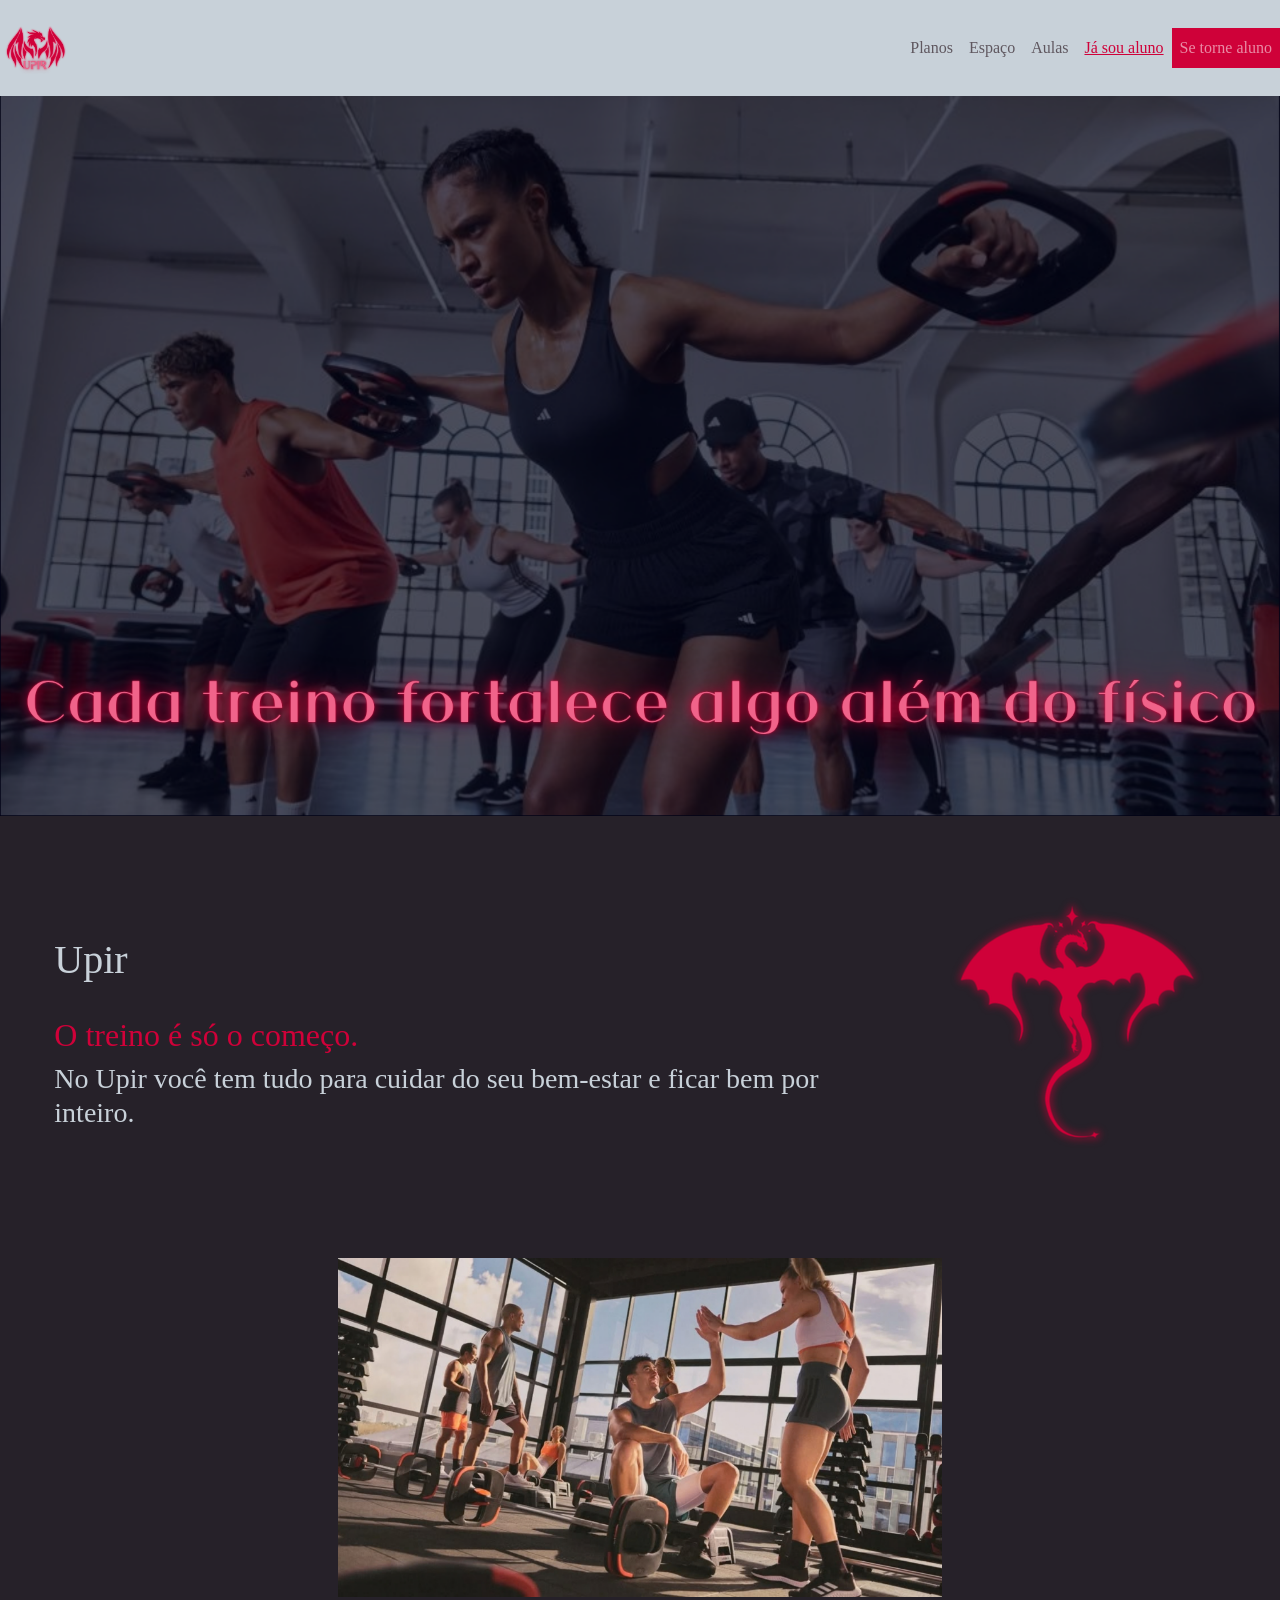
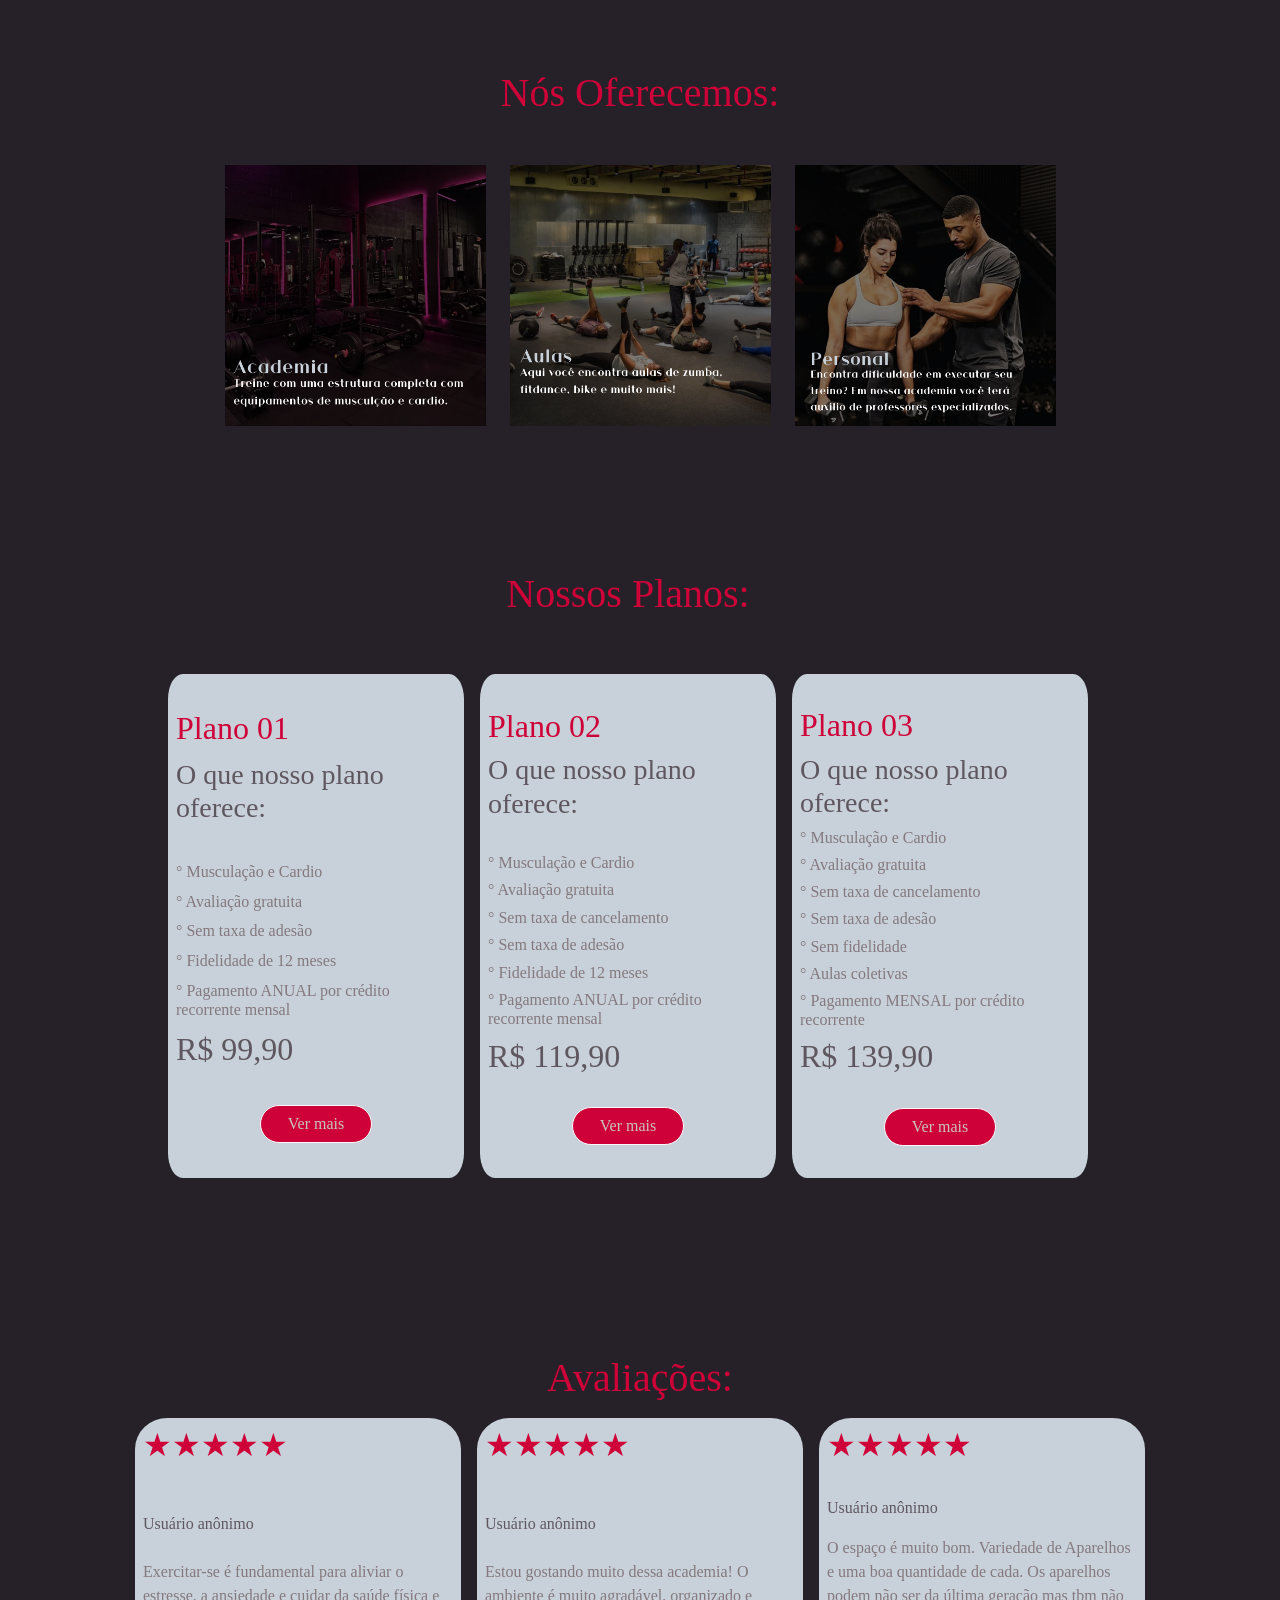
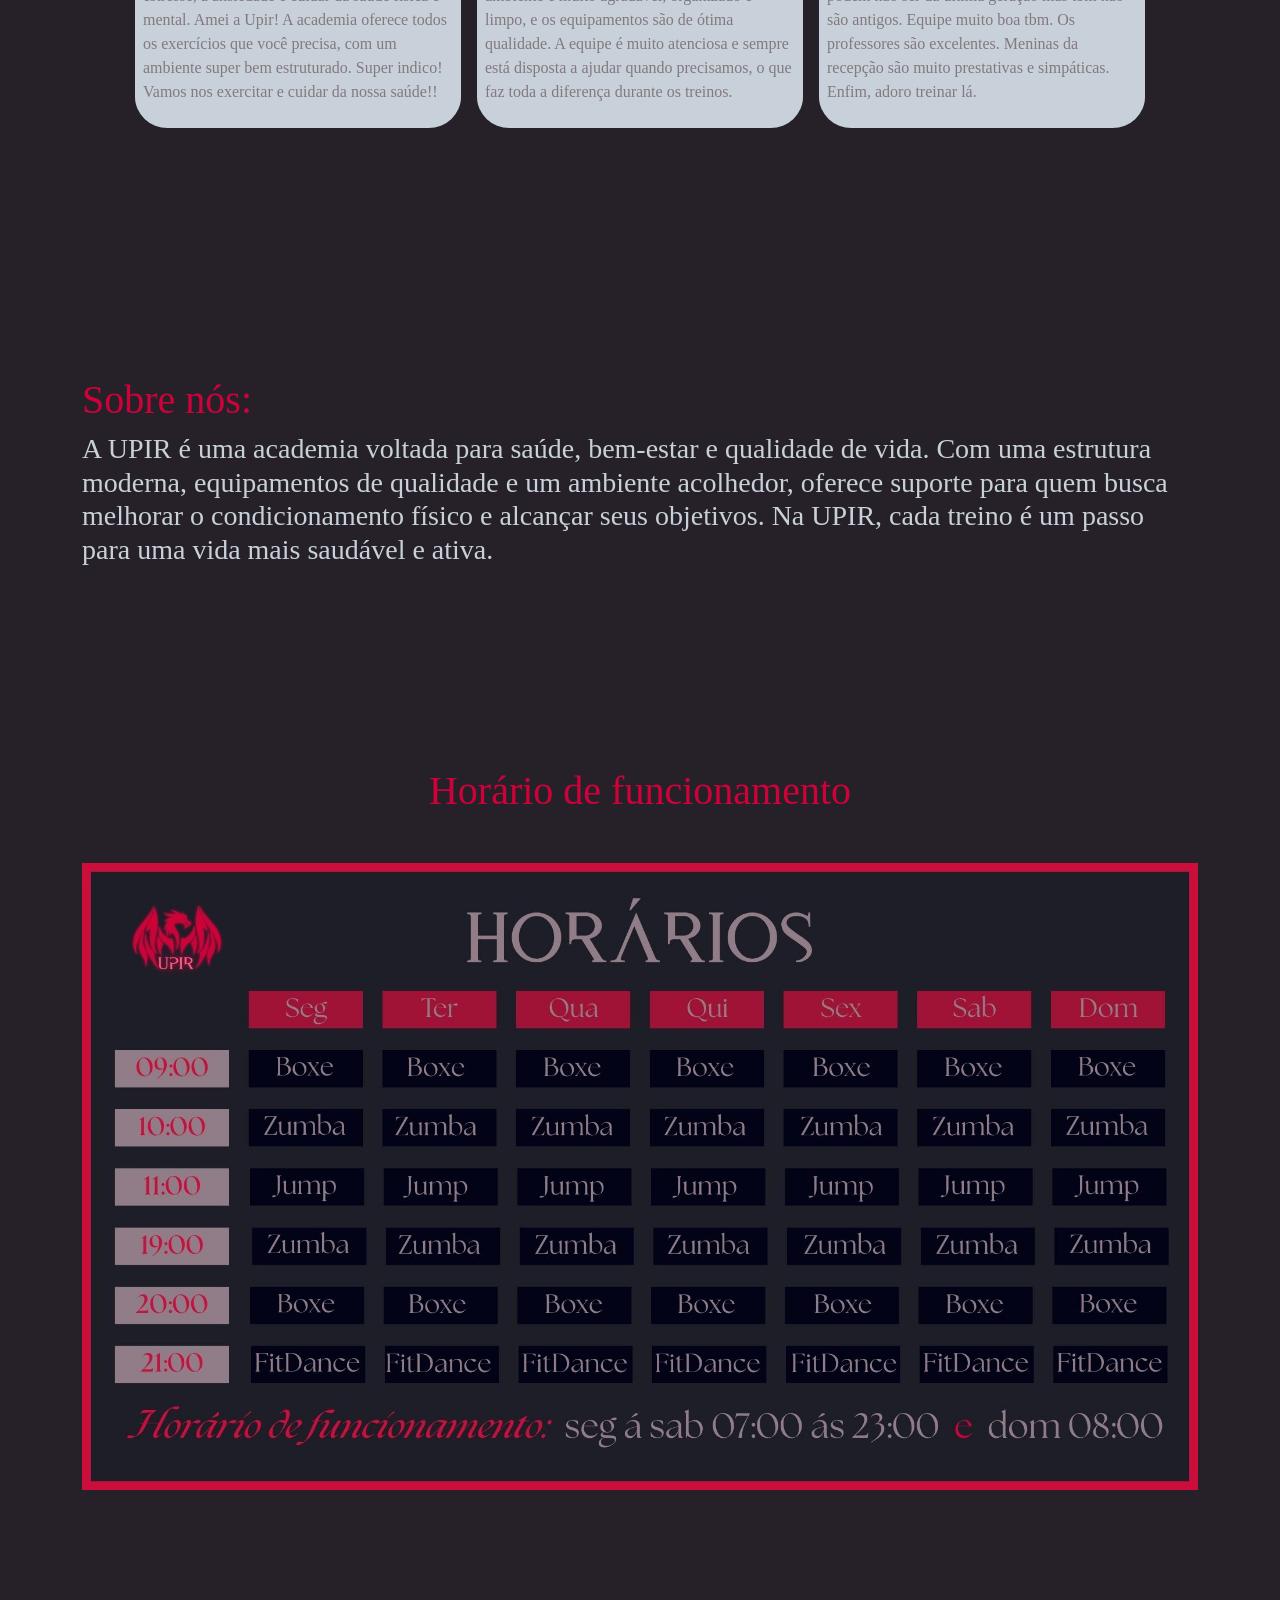
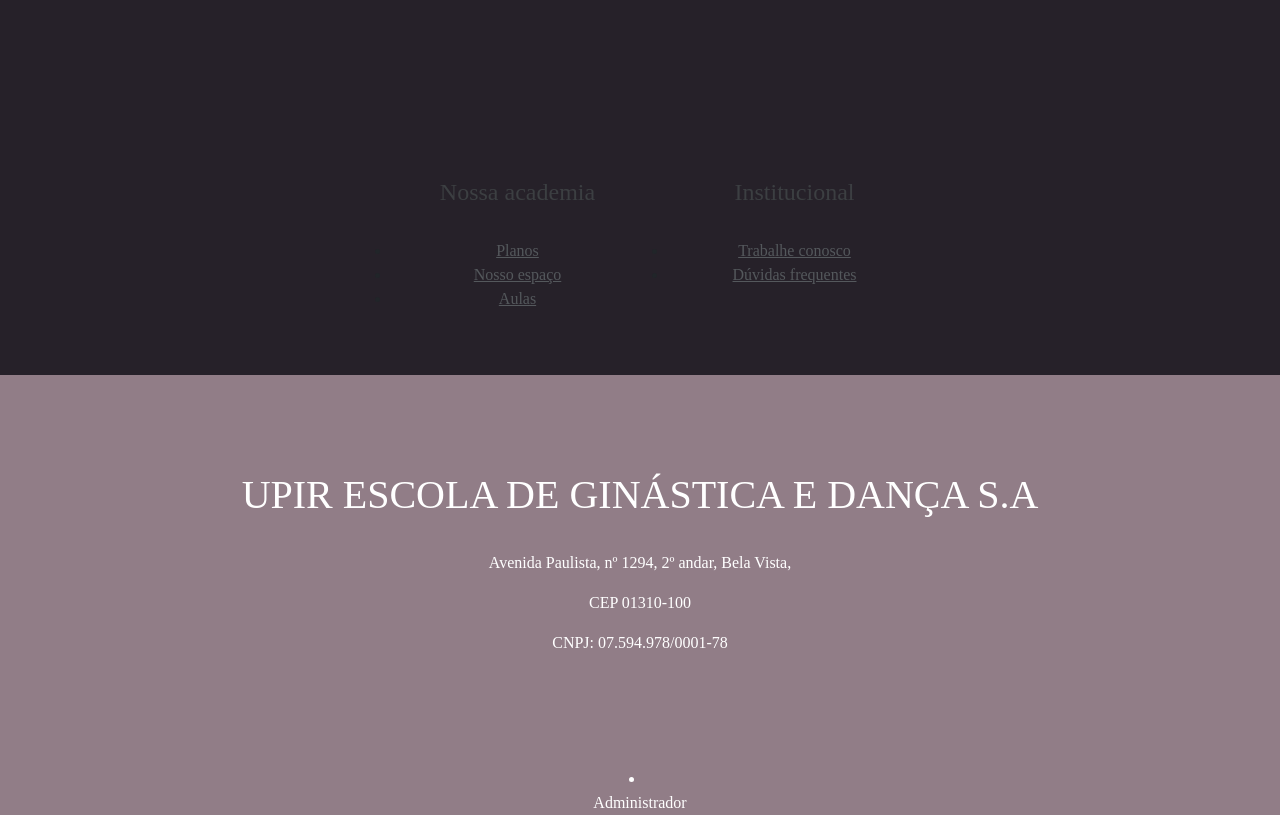
<file: index.html>
<!DOCTYPE html>
<html lang="pt-br" data-bs-theme="light">

<head>
    <title>Upir Academia</title>
    <!-- Required meta tags -->
    <meta charset="utf-8" />
    <meta name="viewport" content="width=device-width, initial-scale=1" />

    <!-- Bootstrap CSS v5.3.8 -->
    <link href="https://cdn.jsdelivr.net/npm/bootstrap@5.3.8/dist/css/bootstrap.min.css" rel="stylesheet"
        integrity="sha384-sRIl4kxILFvY47J16cr9ZwB07vP4J8+LH7qKQnuqkuIAvNWLzeN8tE5YBujZqJLB" crossorigin="anonymous" />
        <link rel="stylesheet" href="index.css">
    
    <link rel="shortcut icon" href="favicon.ico" type="image/x-icon">

</head>

<body>
    <nav class="navbar navbar-expand-lg navbar-dark bg-dark" id="menu">
        <a class="navbar-brand">
            <img src="Imagens/icone.png" alt="img-fluid" style="max-height: 70px;width: 70px;">
        </a>
        <button class="navbar-toggler" type="button" data-bs-toggle="collapse" data-bs-target="#menuPrincipal"
            aria-controls="menuPrincipal" aria-expanded="false" aria label="Alternar navegação">
            <span class="navbar-toggler-icon"></span>
        </button>

        <div class="collapse navbar-collapse" id="menuPrincipal">
            <ul class="navbar-nav ms-auto">
                <li class="nav-item"><a class="nav-link" href="planos.php" style="color: #5f575f;">Planos</a></li>
                <li class="nav-item"><a class="nav-link" href="espaco.html"style="color: #5f575f;" >Espaço</a></li>
                <li class="nav-item"><a class="nav-link" href="aulas.html" style="color: #5f575f;">Aulas</a></li>
                <li class="nav-item"><a class="nav-link" href="login.php" style="color: #cf0139;"><u>Já sou aluno</u></a></li>
                <li class="nav-item"><a class="nav-link" href="cadastro.php" style="background-color: #cf0139;">Se torne aluno</a></li>

            </ul>
        </div>
    </nav>

    <div class="row justify-content-center cont">
        <img src="Imagens/inicial1.png">
    </div>
    
    <br><br><br>
        <div class="row justify-content-center cont ">

            <div class="col-xl-8 col-sm-6"> <br><br>
                <h1 style="color: #c8d1d9;">Upir</h1> <br>
                <h2 style="color: #cf0139;">O treino é só o começo.</h2>
                <h3 style="color: #c8d1d9;">No Upir você tem tudo para cuidar do seu bem-estar e ficar bem por inteiro.
                </h3>
                <br><br>
            </div>

            <div class="col-xl-3 col-sm-4 br-black">
                <img src="Imagens/dragao.png" alt="img-fluid">
            </div>
        </div>

    <br><br><br>
    <div class="row justify-content-center cont">
        <div class="row justify-content-center cont col-sm-6">
            <img width="50%" src="Imagens/inicial2.png" alt="img-fluid">
        </div>    
    </div>
    <br><br><br>

        <div class="container">
            <div class="row justify-content-center cont ">
                <h1 style="color: #cf0139; text-align: center;">Nós Oferecemos:</h1>
                <br><br><br><br>
                <div class="col-xl-3 col-sm-4">
                    <img src="Imagens/oferecer1.png" alt="img-fluid" width="100%" ; height="100%" ;>
                </div>

                <div class="col-xl-3 col-sm-4 br-black">
                    <img src="Imagens/oferecer2.png" alt="img-fluid" width="100%" height="100%" ;>
                </div>
                    
                <div class="col-xl-3 col-sm-4 br-black">
                    <img src="Imagens/oferecer3.png" alt="img-fluid" width="100%" ; height="100%" ;>
                </div>
            </div>
            
        </div>

        <br><br><br><br>
    
    <div class="row g-4 my-5 px-5">
        <div class="row justify-content-center cont" href="planos">
            <br><br><br><br>
            <h1 style="color: #cf0139; text-align: center;">Nossos Planos:</h1>
            <br>
            <div class="col-xl-3 col-sm-4 m-2 p-2 d-flex flex-column justify-content-between"
                style="background-color: #c8d1d9; border-radius: 5%;">
                <br>
                <h2 id="nome1">Plano 01</h2>
                <h3 id="nome2">O que nosso plano oferece:</h3>
                <br>
                <h6 id="nome3">° Musculação e Cardio</h6>
                <h6 id="nome3">° Avaliação gratuita</h6>
                <h6 id="nome3">° Sem taxa de adesão</h6>
                <h6 id="nome3">° Fidelidade de 12 meses</h6>
                <h6 id="nome3">° Pagamento ANUAL por crédito recorrente mensal</h6>
                <h2 id="nome2">R$ 99,90</h2>
               
                <br>
                <div class="text-center">
                    <input id="butp" class="btn btn-light" style="border-radius: 20px; width: 40%;" type="button" onclick="location.href = 'planos.php'" value="Ver mais">
                </div>
                <br>
            </div>

            <div class="col-xl-3 col-sm-4 m-2 p-2 d-flex flex-column justify-content-between"
                style="background-color: #c8d1d9; border-radius: 5%;;">
                <br>
                <h2 id="nome1">Plano 02</h2>
                <h3 id="nome2">O que nosso plano oferece:</h3>
                <br>
                <h6 id="nome3">° Musculação e Cardio</h6>
                <h6 id="nome3">° Avaliação gratuita</h6>
                <h6 id="nome3">° Sem taxa de cancelamento</h6>
                <h6 id="nome3">° Sem taxa de adesão</h6>
                <h6 id="nome3">° Fidelidade de 12 meses</h6>
                <h6 id="nome3">° Pagamento ANUAL por crédito recorrente mensal</h6>
                <h2 id="nome2">R$ 119,90</h2>
                <br>
                <div class="text-center">
                    <input id="butp" class="btn btn-light" style="border-radius: 20px; width: 40%;" type="button" type="button" onclick="location.href = 'planos.php'"value="Ver mais">
                </div>
                <br>
            </div>

            <div class="col-xl-3 col-sm-4 m-2 p-2 d-flex flex-column justify-content-between"
                style="background-color: #c8d1d9; border-radius: 5%;">
                <br>
                <h2 id="nome1">Plano 03</h2>
                <h3 id="nome2">O que nosso plano oferece:</h3>
                <h6 id="nome3">° Musculação e Cardio</h6>
                <h6 id="nome3">° Avaliação gratuita</h6>
                <h6 id="nome3">° Sem taxa de cancelamento</h6>
                <h6 id="nome3">° Sem taxa de adesão</h6>
                <h6 id="nome3">° Sem fidelidade</h6>
                <h6 id="nome3">° Aulas coletivas</h6>
                <h6 id="nome3">° Pagamento MENSAL por crédito recorrente</h6>
                <h2 id="nome2">R$ 139,90</h2>
                <br>
                <div class="text-center">
                    <input id="butp" class="btn btn-light" style="border-radius: 20px; width: 40%;" type="button" onclick="location.href = 'planos.php'" value="Ver mais">
                </div>
                <br>
            </div>
        </div>
        
    </div>
        <br><br><br><br><br>

        <div class="row justify-content-center cont">

            <h1 style="color: #cf0139; text-align: center;">Avaliações:</h1>
            <br>
            <div class="col-xl-3 col-sm-4 m-2 p-2 d-flex flex-column justify-content-between"
                style="background-color: #c8d1d9; border-radius: 10%;;">
                <h2 id="nome1">★★★★★</h2>
                <br>
                <p id="nome2">Usuário anônimo</p>
                <p id="nome3">Exercitar-se é fundamental para aliviar o estresse, a ansiedade e cuidar da saúde física e
                    mental. Amei a Upir! A academia oferece todos os exercícios que você precisa, com um ambiente super
                    bem estruturado. Super indico! Vamos nos exercitar e cuidar da nossa saúde!!</p>
            </div>

            <div class="col-xl-3 col-sm-4 m-2 p-2 d-flex flex-column justify-content-between"
                style="background-color: #c8d1d9; border-radius: 10%;;">
                <h2 id="nome1">★★★★★</h2>
                <br>
                <p id="nome2">Usuário anônimo</p>
                <p id="nome3">Estou gostando muito dessa academia! O ambiente é muito agradável, organizado e limpo, e
                    os equipamentos são de ótima qualidade. A equipe é muito atenciosa e sempre está disposta a ajudar
                    quando precisamos, o que faz toda a diferença durante os treinos.</p>
            </div>

            <div class="col-xl-3 col-sm-4 m-2 p-2 d-flex flex-column justify-content-between"
                style="background-color: #c8d1d9; border-radius: 10%;;">
                <h2 id="nome1">★★★★★</h2>
                <br>
                <p id="nome2">Usuário anônimo</p>
                <p id="nome3">O espaço é muito bom. Variedade de Aparelhos e uma boa quantidade de cada. Os aparelhos
                    podem não ser da última geração mas tbm não são antigos. Equipe muito boa tbm. Os professores são
                    excelentes. Meninas da recepção são muito prestativas e simpáticas. Enfim, adoro treinar lá.</p>
            </div>
            
        </div>
        
        <br><br><br><br><br><br><br><br><br><br>

        <div class="container">
            <div class="row justify-content-center cont">
                <h1 style="color: #cf0139; ;">Sobre nós:</h1>
                <br><br>
                <h3 style="color: #c8d1d9;">A UPIR é uma academia voltada para saúde, bem-estar e qualidade de vida. Com uma
                    estrutura moderna, equipamentos de qualidade e um ambiente acolhedor, oferece suporte para quem busca
                    melhorar o condicionamento físico e alcançar seus objetivos. Na UPIR, cada treino é um passo para uma
                    vida mais saudável e ativa.</h3>
            </div>
        </div>
            <br><br><br><br><br><br><br><br>

        <div class="container">
            <div class="row justify-content-center cont">
                <br><br><br><br>
                <h1 style="color: #cf0139; text-align: center;">Horário de funcionamento</h1>
                <br><br>

                <div class="col-xl-12 col-sm-12  black">
                    <img width="100%" height="100% px" src="Imagens/horario.jpg" alt="img-fluid">
                </div>
            </div>
        </div>
         <br><br><br><br><br><br><br><br><br><br>   
        

        <br><br>
        <div class="container">
            <ul class="row justify-content-center cont">
                <div class="col-xl-3 col-sm-4 " style="text-align: center;">
                    <h4 style="color: #3c3f42;">Nossa academia</h4>
                    <br>
                    <li class="nav-item"><a class="nav-link" href="planos.php"style="color: #54585c;"><u>Planos</u></a></li>
                    <li class="nav-item"><a class="nav-link" href="espaco.html" style="color: #54585c;"><u>Nosso espaço</u></a></li>
                    <li class="nav-item"><a class="nav-link" href="aulas.html" style="color: #54585c;"><u>Aulas</u></a>
                    </li>
                </div>

                <div class="col-xl-3 col-sm-4" style="text-align: center;">
                    <h4 style="color: #3c3f42;">Institucional</h4>
                    <br>
                    <li class="nav-item"><a class="nav-link" href="trabalhe.html" style="color: #54585c;"><u>Trabalhe conosco</u></a></li>
                    <li class="nav-item"><a class="nav-link" href="duvidas.html" style="color: #54585c;"><u>Dúvidas frequentes</u></a></li>
                </div>
            </ul>
        </div>

        <br><br>
        <div style="background-color: #917d87; width: 100% !important; height: 50%; text-align: center; color: white;">
            <br><br><br><br>
            <h1>UPIR ESCOLA DE GINÁSTICA E DANÇA S.A</h1>
            <br>
            <p>Avenida Paulista, nº 1294, 2º andar, Bela Vista,</p>
            <p>CEP 01310-100</p>
            <p>CNPJ: 07.594.978/0001-78</p>
            <br><br><br><br>
            <li class="nav-item">
    <a class="nav-link"
       href="adm_login.php"
       style="color: #ffffff;">
        Administrador
    </a>
</li>
 </div>
        </div>

        
        <!-- Bootstrap JavaScript Bundle (includes Popper) -->
        <script src="https://cdn.jsdelivr.net/npm/bootstrap@5.3.8/dist/js/bootstrap.bundle.min.js"
            integrity="sha384-FKyoEForCGlyvwx9Hj09JcYn3nv7wiPVlz7YYwJrWVcXK/BmnVDxM+D2scQbITxI" crossorigin="anonymous">
        </script>
</body>

</html>
</file>
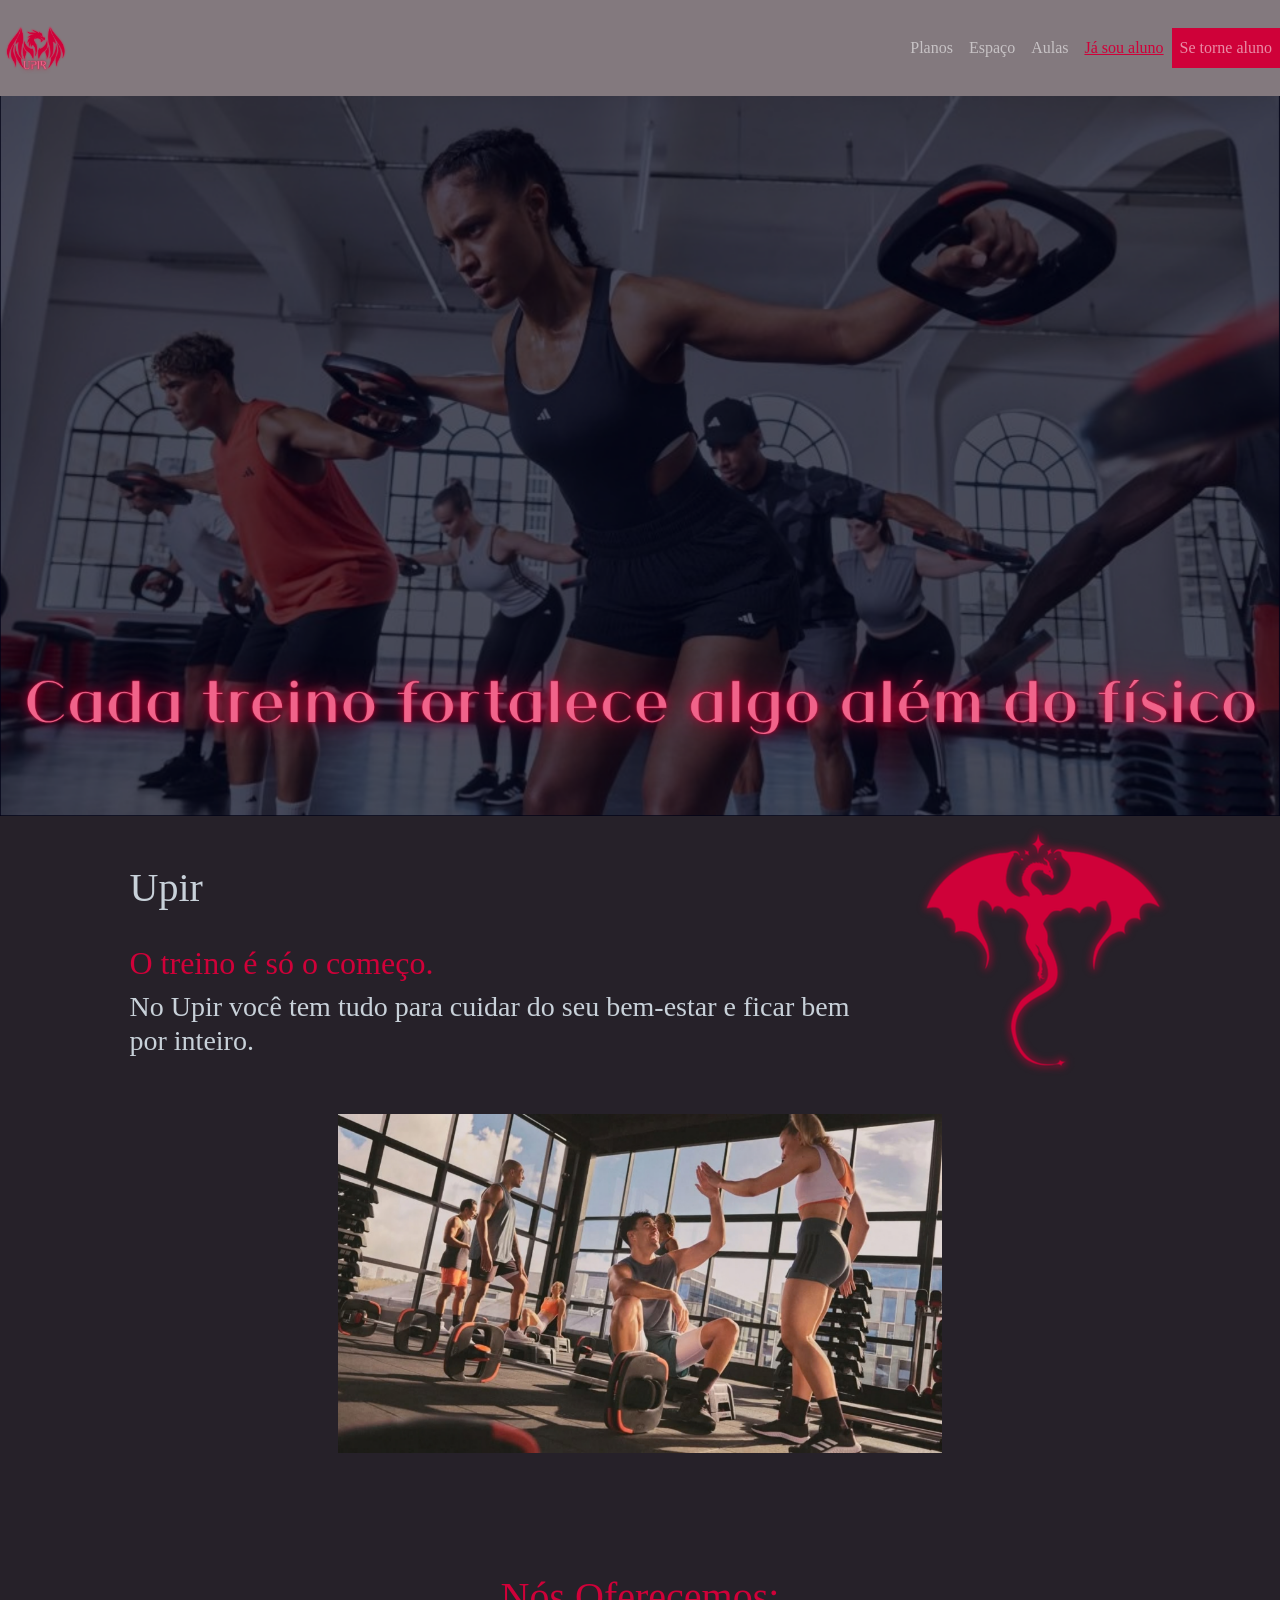
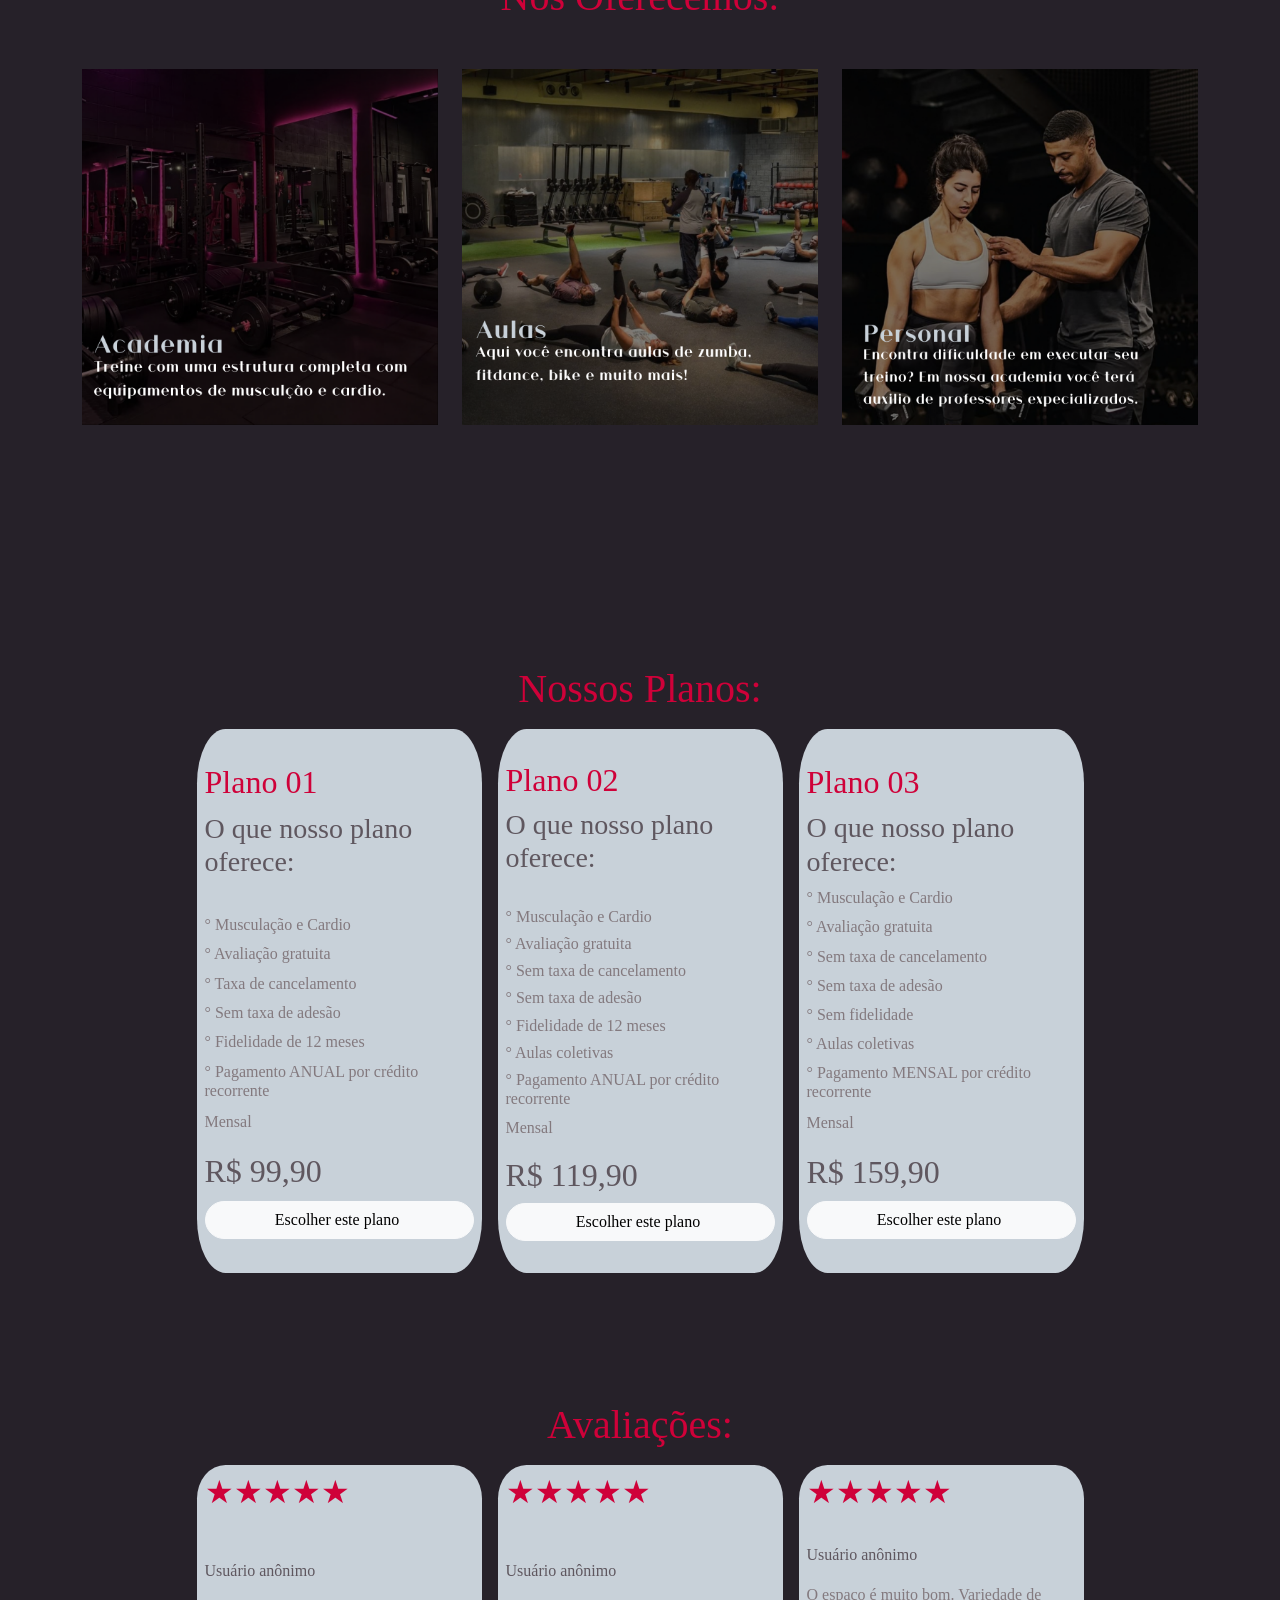
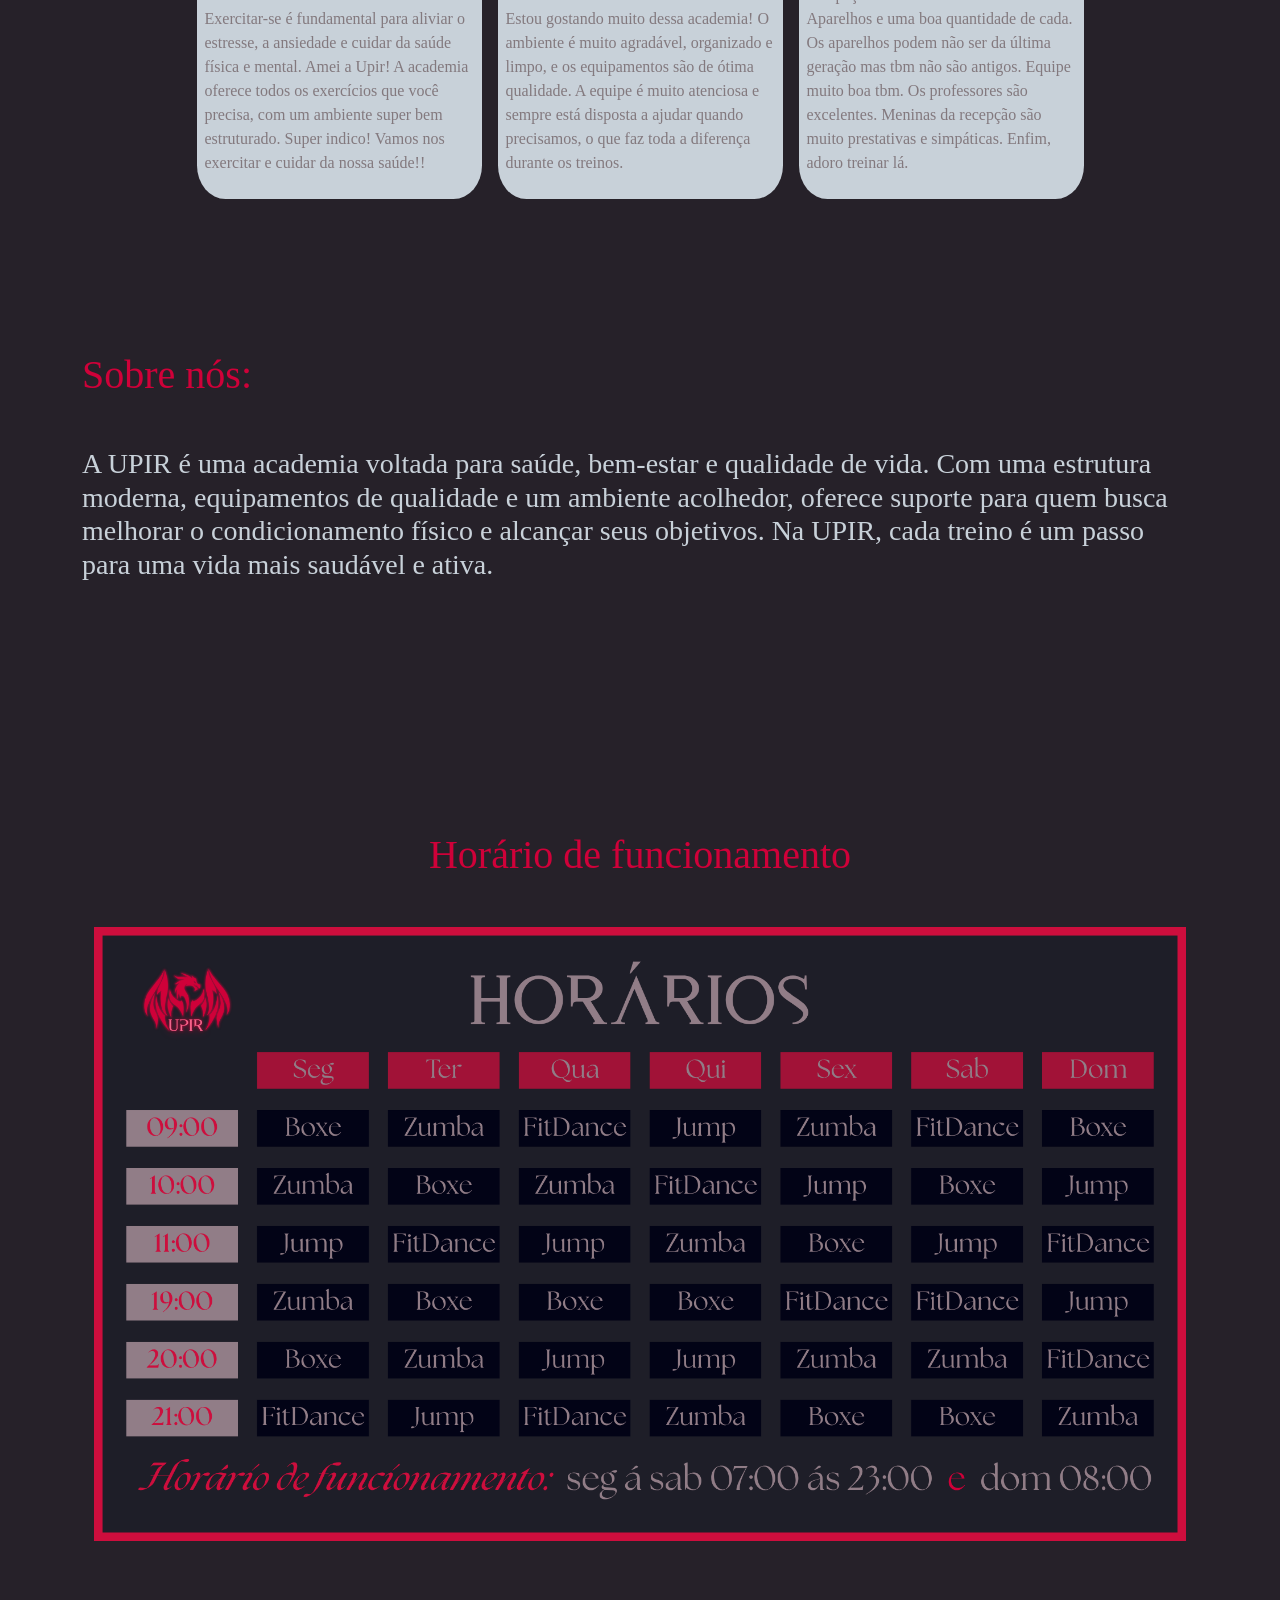
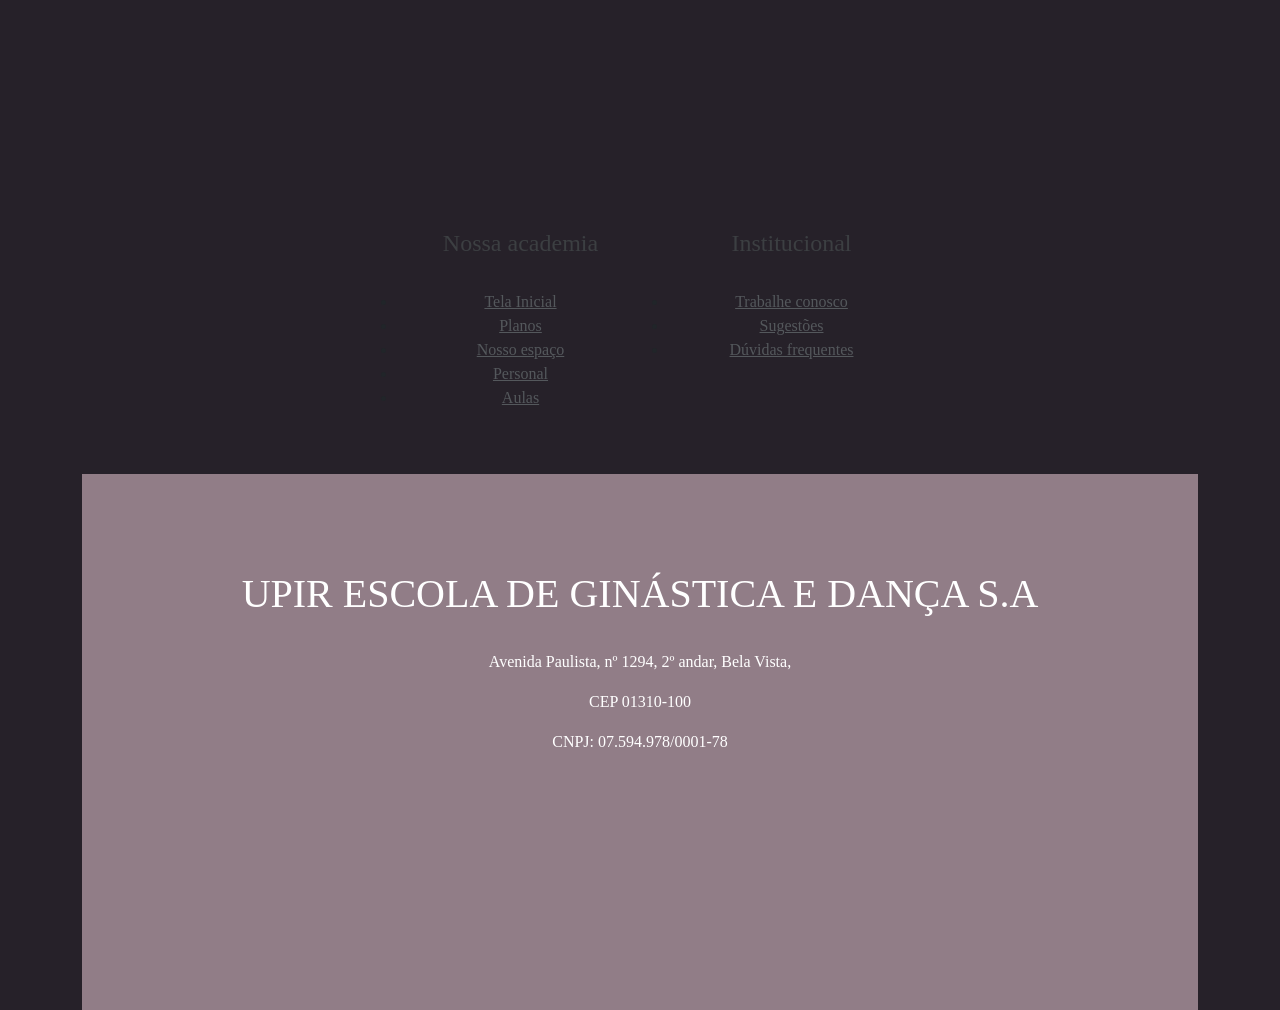
<file: ACADEMIA_Mirela_Geovanna/index.html>
<!DOCTYPE html>
<html lang="pt-br" data-bs-theme="light">

<head>
    <title>Upir Academia</title>
    <!-- Required meta tags -->
    <meta charset="utf-8" />
    <meta name="viewport" content="width=device-width, initial-scale=1" />

    <!-- Bootstrap CSS v5.3.8 -->
    <link href="https://cdn.jsdelivr.net/npm/bootstrap@5.3.8/dist/css/bootstrap.min.css" rel="stylesheet"
        integrity="sha384-sRIl4kxILFvY47J16cr9ZwB07vP4J8+LH7qKQnuqkuIAvNWLzeN8tE5YBujZqJLB" crossorigin="anonymous" />
        <link rel="stylesheet" href="index.css">
    
    <link rel="shortcut icon" href="favicon.ico" type="image/x-icon">

</head>

<body>
    <nav class="navbar navbar-expand-lg navbar-dark bg-dark" id="menu">
        <a class="navbar-brand">
            <img src="Imagens/icone.png" alt="img-fluid" style="max-height: 70px;width: 70px;">
        </a>
        <button class="navbar-toggler" type="button" data-bs-toggle="collapse" data-bs-target="#menuPrincipal"
            aria-controls="menuPrincipal" aria-expanded="false" aria label="Alternar navegação">
            <span class="navbar-toggler-icon"></span>
        </button>

        <div class="collapse navbar-collapse" id="menuPrincipal">
            <ul class="navbar-nav ms-auto">
                <li class="nav-item"><a class="nav-link" href="planos.html">Planos</a></li>
                <li class="nav-item"><a class="nav-link" href="espaco.html">Espaço</a></li>
                <li class="nav-item"><a class="nav-link" href="aulas.html">Aulas</a></li>
                <li class="nav-item"><a class="nav-link" href="login.html" style="color: #cf0139;"><u>Já sou
                            aluno</u></a></li>
                <li class="nav-item"><a class="nav-link" href="cadastro.html" style="background-color: #cf0139;">Se
                        torne aluno</a></li>

            </ul>
        </div>
    </nav>

    <div class="row justify-content-center cont">
        <img src="Imagens/inicial1.png">
    </div>

    <div class="container">
        <div class="row justify-content-center cont ">

            <div class="col-xl-8 col-sm-6"> <br><br>
                <h1 style="color: #c8d1d9;">Upir</h1> <br>
                <h2 style="color: #cf0139;">O treino é só o começo.</h2>
                <h3 style="color: #c8d1d9;">No Upir você tem tudo para cuidar do seu bem-estar e ficar bem por inteiro.
                </h3>
                <br><br>
            </div>

            <div class="col-xl-3 col-sm-4 br-black">
                <img src="Imagens/dragao.png" alt="img-fluid">
            </div>
        </div>

    </div>
    <div class="row justify-content-center cont">
        <div class="row justify-content-center cont col-sm-6">
            <img width="50%" src="Imagens/inicial2.png" alt="img-fluid">
        </div>
    </div>


    <br><br><br><br><br>
    <div class="container">
        <div class="row justify-content-center cont ">

            <h1 style="color: #cf0139; text-align: center;">Nós Oferecemos:</h1>
            <br><br><br><br>
            <div class="col-xl-4 col-sm-4">
                <img src="Imagens/oferecer1.png" alt="img-fluid" width="100%" ; height="100%" ;>
            </div>

            <div class="col-xl-4 col-sm-4 br-black">
                <img src="Imagens/oferecer2.png" alt="img-fluid" width="100%" height="100%" ;>
            </div>

            <div class="col-xl-4 col-sm-4 br-black">
                <img src="Imagens/oferecer3.png" alt="img-fluid" width="100%" ; height="100%" ;>
            </div>
        </div>
    </div>

    <br><br><br><br><br><br><br><br><br><br>
    <div class="container">
        <div class="row justify-content-center cont" href="planos">

            <h1 style="color: #cf0139; text-align: center;">Nossos Planos:</h1>
            <br>
            <div class="col-xl-3 col-sm-4 m-2 p-2 d-flex flex-column justify-content-between"
                style="background-color: #c8d1d9; border-radius: 10%;">
                <br>
                <h2 id="nome1">Plano 01</h2>
                <h3 id="nome2">O que nosso plano oferece:</h3>
                <br>
                <h6 id="nome3">° Musculação e Cardio</h6>
                <h6 id="nome3">° Avaliação gratuita</h6>
                <h6 id="nome3">° Taxa de cancelamento</h6>
                <h6 id="nome3">° Sem taxa de adesão</h6>
                <h6 id="nome3">° Fidelidade de 12 meses</h6>
                <h6 id="nome3">° Pagamento ANUAL por crédito recorrente</h6>
                <p id="nome3">Mensal</p>
                <h2 id="nome2">R$ 99,90</h2>
                <div class="text-center">
                    <input id="plano01" class="btn btn-light" style="border-radius: 20px; width: 100%;" type="button"
                        href="cadastro.html" value="Escolher este plano ">
                </div>
                <br>
            </div>

            <div class="col-xl-3 col-sm-4 m-2 p-2 d-flex flex-column justify-content-between"
                style="background-color: #c8d1d9; border-radius: 10%;;">
                <br>
                <h2 id="nome1">Plano 02</h2>
                <h3 id="nome2">O que nosso plano oferece:</h3>
                <br>
                <h6 id="nome3">° Musculação e Cardio</h6>
                <h6 id="nome3">° Avaliação gratuita</h6>
                <h6 id="nome3">° Sem taxa de cancelamento</h6>
                <h6 id="nome3">° Sem taxa de adesão</h6>
                <h6 id="nome3">° Fidelidade de 12 meses</h6>
                <h6 id="nome3">° Aulas coletivas</h6>
                <h6 id="nome3">° Pagamento ANUAL por crédito recorrente</h6>
                <p id="nome3">Mensal</p>
                <h2 id="nome2">R$ 119,90</h2>
                <div class="text-center">
                    <input id="plano01" class="btn btn-light" style="border-radius: 20px; width: 100%;" type="button"
                        href="cadastro.html" value="Escolher este plano ">
                </div>
                <br>
            </div>

            <div class="col-xl-3 col-sm-4 m-2 p-2 d-flex flex-column justify-content-between"
                style="background-color: #c8d1d9; border-radius: 10%;">
                <br>
                <h2 id="nome1">Plano 03</h2>
                <h3 id="nome2">O que nosso plano oferece:</h3>
                <h6 id="nome3">° Musculação e Cardio</h6>
                <h6 id="nome3">° Avaliação gratuita</h6>
                <h6 id="nome3">° Sem taxa de cancelamento</h6>
                <h6 id="nome3">° Sem taxa de adesão</h6>
                <h6 id="nome3">° Sem fidelidade</h6>
                <h6 id="nome3">° Aulas coletivas</h6>
                <h6 id="nome3">° Pagamento MENSAL por crédito recorrente</h6>
                <p id="nome3">Mensal</p>
                <h2 id="nome2">R$ 159,90</h2>
                <div class="text-center">
                    <input id="plano01" class="btn btn-light" style="border-radius: 20px; width: 100%;" type="button"
                        href="cadastro.html" value="Escolher este plano ">
                </div>
                <br>
            </div>
        </div>
        <br><br><br><br><br>
    </div>

    <div class="container">
        <div class="row justify-content-center cont">

            <h1 style="color: #cf0139; text-align: center;">Avaliações:</h1>
            <br>
            <div class="col-xl-3 col-sm-4 m-2 p-2 d-flex flex-column justify-content-between"
                style="background-color: #c8d1d9; border-radius: 10%;;">
                <h2 id="nome1">★★★★★</h2>
                <br>
                <p id="nome2">Usuário anônimo</p>
                <p id="nome3">Exercitar-se é fundamental para aliviar o estresse, a ansiedade e cuidar da saúde física e
                    mental. Amei a Upir! A academia oferece todos os exercícios que você precisa, com um ambiente super
                    bem estruturado. Super indico! Vamos nos exercitar e cuidar da nossa saúde!!</p>
            </div>

            <div class="col-xl-3 col-sm-4 m-2 p-2 d-flex flex-column justify-content-between"
                style="background-color: #c8d1d9; border-radius: 10%;;">
                <h2 id="nome1">★★★★★</h2>
                <br>
                <p id="nome2">Usuário anônimo</p>
                <p id="nome3">Estou gostando muito dessa academia! O ambiente é muito agradável, organizado e limpo, e
                    os equipamentos são de ótima qualidade. A equipe é muito atenciosa e sempre está disposta a ajudar
                    quando precisamos, o que faz toda a diferença durante os treinos.</p>
            </div>

            <div class="col-xl-3 col-sm-4 m-2 p-2 d-flex flex-column justify-content-between"
                style="background-color: #c8d1d9; border-radius: 10%;;">
                <h2 id="nome1">★★★★★</h2>
                <br>
                <p id="nome2">Usuário anônimo</p>
                <p id="nome3">O espaço é muito bom. Variedade de Aparelhos e uma boa quantidade de cada. Os aparelhos
                    podem não ser da última geração mas tbm não são antigos. Equipe muito boa tbm. Os professores são
                    excelentes. Meninas da recepção são muito prestativas e simpáticas. Enfim, adoro treinar lá.</p>
            </div>
        </div>
        <br><br><br><br><br><br>
    </div>

    <div class="container">
        <div class="row justify-content-center cont">

            <br><br><br><br>
            <h1 style="color: #cf0139; ;">Sobre nós:</h1>
            <br><br>
            <h3 style="color: #c8d1d9;">A UPIR é uma academia voltada para saúde, bem-estar e qualidade de vida. Com uma
                estrutura moderna, equipamentos de qualidade e um ambiente acolhedor, oferece suporte para quem busca
                melhorar o condicionamento físico e alcançar seus objetivos. Na UPIR, cada treino é um passo para uma
                vida mais saudável e ativa.</h3>
            <br><br><br><br><br><br><br><br>
        </div>

        <br><br><br><br><br><br><br><br>
        <div class="container">
            <div class="row justify-content-center cont">

                <br><br><br><br>
                <h1 style="color: #cf0139; text-align: center;">Horário de funcionamento</h1>
                <br><br>

                <div class="col-xl-12 col-sm-12  black">
                    <img width="100%" height="100% px" src="Imagens/horario.png" alt="img-fluid">
                </div>


            </div>

        </div>
        <br><br><br><br><br><br><br><br><br><br>

        <br><br>
        <div class="container">
            <ul class="row justify-content-center cont">
                <div class="col-xl-3 col-sm-4 " style="text-align: center;">
                    <h4 style="color: #3c3f42;">Nossa academia</h4>
                    <br>
                    <li class="nav-item"><a class="nav-link" href="index.html" style="color: #54585c;"><u>Tela Inicial
                            </u></a></li>
                    <li class="nav-item"><a class="nav-link" href="planos.html"
                            style="color: #54585c;"><u>Planos</u></a></li>
                    <li class="nav-item"><a class="nav-link" href="espaco.html" style="color: #54585c;"><u>Nosso
                                espaço</u></a></li>
                    <li class="nav-item"><a class="nav-link" href="personal.html"
                            style="color: #54585c;"><u>Personal</u></a></li>
                    <li class="nav-item"><a class="nav-link" href="aulas.html" style="color: #54585c;"><u>Aulas</u></a>
                    </li>
                </div>

                <div class="col-xl-3 col-sm-4" style="text-align: center;">
                    <h4 style="color: #3c3f42;">Institucional</h4>
                    <br>
                    <li class="nav-item"><a class="nav-link" href="trabalhe.html" style="color: #54585c;"><u>Trabalhe
                                conosco</u></a></li>
                    <li class="nav-item"><a class="nav-link" href="sugestoes.html"
                            style="color: #54585c;"><u>Sugestões</u></a></li>
                    <li class="nav-item"><a class="nav-link" href="duvidas.html" style="color: #54585c;"><u>Dúvidas
                                frequentes</u></a></li>
                </div>
            </ul>
        </div>

        <br><br>
        <div style="background-color: #917d87; width: 100% !important; height: 50%; text-align: center; color: white;">
            <br><br><br><br>
            <h1>UPIR ESCOLA DE GINÁSTICA E DANÇA S.A</h1>
            <br>
            <p>Avenida Paulista, nº 1294, 2º andar, Bela Vista,</p>
            <p>CEP 01310-100</p>
            <p>CNPJ: 07.594.978/0001-78</p>
            <br><br><br><br><br><br><br><br><br><br>
        </div>

        
        <!-- Bootstrap JavaScript Bundle (includes Popper) -->
        <script src="https://cdn.jsdelivr.net/npm/bootstrap@5.3.8/dist/js/bootstrap.bundle.min.js"
            integrity="sha384-FKyoEForCGlyvwx9Hj09JcYn3nv7wiPVlz7YYwJrWVcXK/BmnVDxM+D2scQbITxI" crossorigin="anonymous">
        </script>
</body>

</html>
</file>
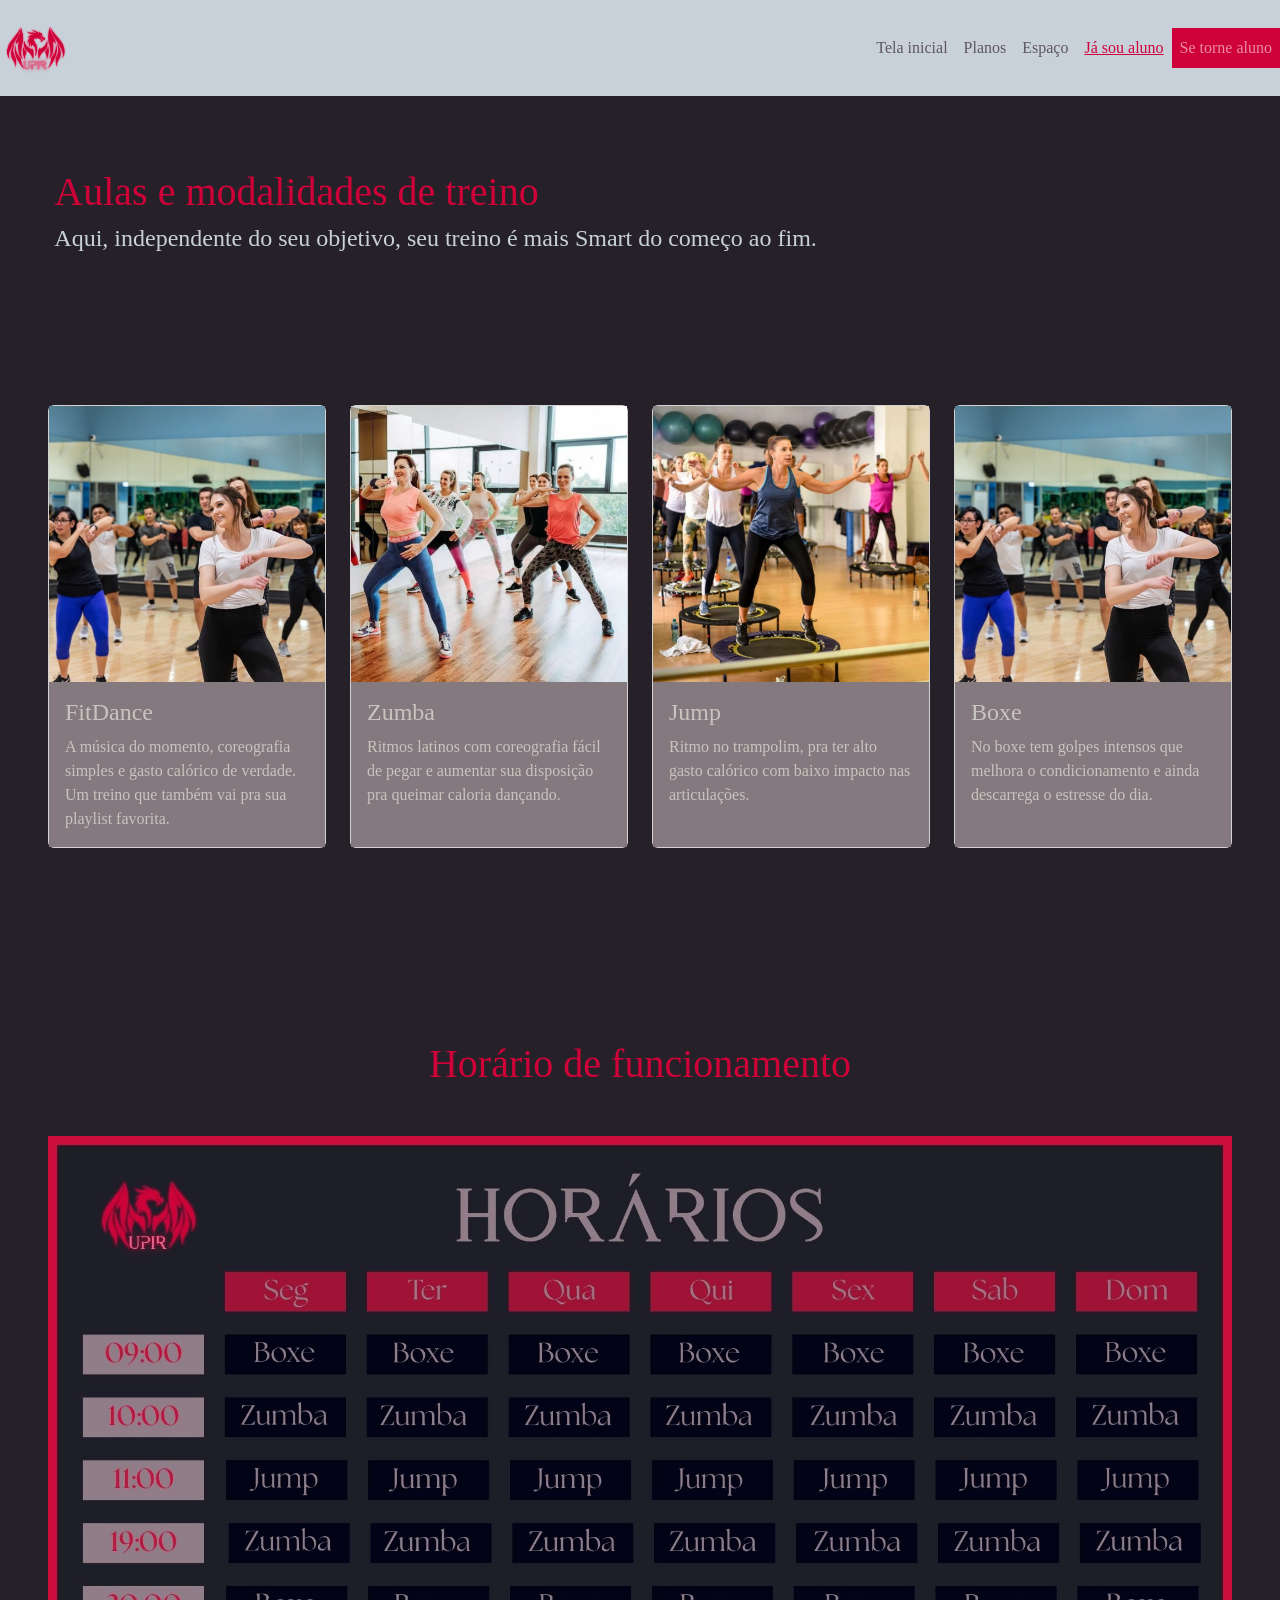
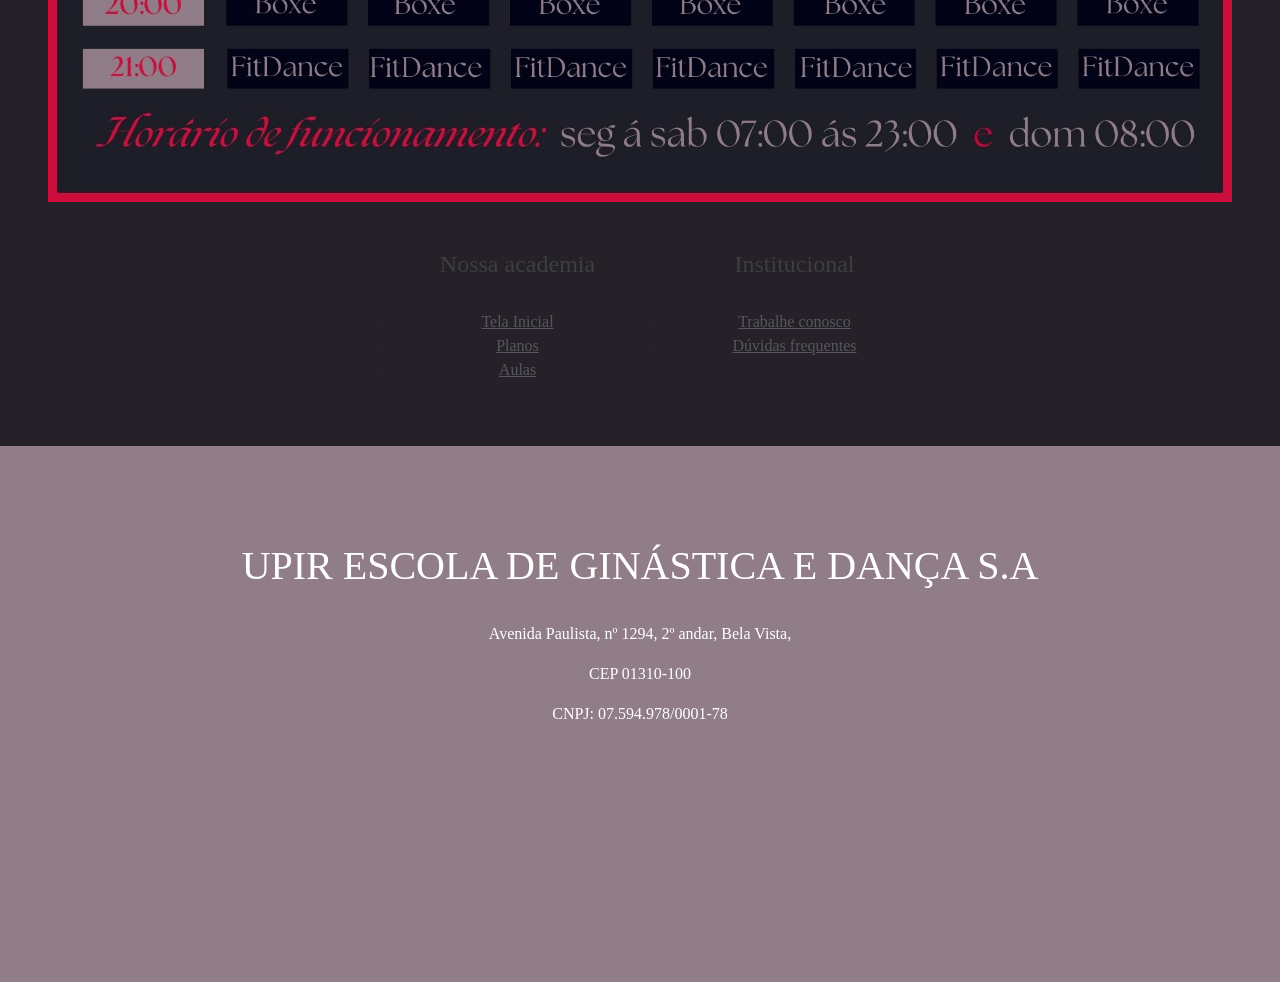
<file: aulas.html>
<!DOCTYPE html>
<html lang="pt-br">
<head>
        <title>Upir Academia</title>
        <!-- Required meta tags -->
        <meta charset="utf-8" />
        <meta name="viewport" content="width=device-width, initial-scale=1" />

        <!-- Bootstrap CSS v5.3.8 -->
        <link
            href="https://cdn.jsdelivr.net/npm/bootstrap@5.3.8/dist/css/bootstrap.min.css"
            rel="stylesheet"
            integrity="sha384-sRIl4kxILFvY47J16cr9ZwB07vP4J8+LH7qKQnuqkuIAvNWLzeN8tE5YBujZqJLB"
            crossorigin="anonymous"
        />
        <link rel="stylesheet" href="index.css">
    </head>
<body>
    <nav class="navbar navbar-expand-lg navbar-dark bg-dark" id="menu">
        <a class="navbar-brand">
            <img src="Imagens/icone.png" alt="img-fluid" style="max-height: 70px;width: 70px;">
        </a>
            <button class="navbar-toggler" type="button" data-bs-toggle="collapse"
                data-bs-target="#menuPrincipal"
                aria-controls="menuPrincipal" aria-expanded="false" aria
                label="Alternar navegação">
                <span class="navbar-toggler-icon"></span>
            </button>

            <div class="collapse navbar-collapse" id="menuPrincipal"> 
                <ul class="navbar-nav ms-auto">
                    <li class="nav-item"><a class="nav-link" href="index.html" style="color: #5f575f;">Tela inicial</a></li>
                    <li class="nav-item"><a class="nav-link" href="planos.php" style="color: #5f575f;">Planos</a></li>
                    <li class="nav-item"><a class="nav-link" href="espaco.html" style="color: #5f575f;">Espaço</a></li>
                    <li class="nav-item"><a class="nav-link" href="login.php" style="color: #cf0139;"><u>Já sou aluno</u></a></li>
                    <li class="nav-item"><a class="nav-link" href="cadastro.php" style="background-color: #cf0139;">Se torne aluno</a></li>
                </ul>
            </div>

        </nav>


        <div class="row justify-content-center cont ">
             <div class="col-xl-11 col-sm-4">  <br><br><br>
                <h1 style="color: #cf0139;">Aulas e modalidades de treino</h1>
                <h4 style="color: #c8d1d9;">Aqui, independente do seu objetivo, seu treino é mais Smart do começo ao fim.</h4>
                <br><br><br>
            </div>
        </div>    

        
    <div class="row g-4 my-5 px-5"> 
        <div class="col-md-3 col-sm-6">
            <div class="card h-100">
                  <img width="100%" src="Imagens/aula1.png" alt="img-fluid">
                <div class="card-body" id="aula">
                    <h4 class="card-title">FitDance</h4>
                    <p class="card-text">A música do momento, coreografia simples e gasto calórico de verdade. Um treino que também vai pra sua playlist favorita.</p>
                </div>
            </div>
        </div>
        <div class="col-md-3 col-sm-6">
            <div class="card h-100">
                  <img width="100%" src="Imagens/aula2.png" alt="img-fluid">
                <div class="card-body" id="aula">
                    <h4 class="card-title">Zumba</h4>
                    <p class="card-text">Ritmos latinos com coreografia fácil de pegar e aumentar sua disposição pra queimar caloria dançando.</p>
                </div>
            </div>
        </div>
        <div class="col-md-3 col-sm-6">
            <div class="card h-100">
                  <img width="100%" src="Imagens/aula3.png" alt="img-fluid">
                <div class="card-body" id="aula">
                    <h4 class="card-title">Jump</h4>
                    <p class="card-text">Ritmo no trampolim, pra ter alto gasto calórico com baixo impacto nas articulações.</p>
                </div>
            </div>
        </div>
        <div class="col-md-3 col-sm-6">
            <div class="card h-100">
                  <img width="100%" src="Imagens/aula1.png" alt="img-fluid">
                <div class="card-body" id="aula">
                    <h4 class="card-title">Boxe</h4>
                    <p class="card-text">No boxe tem golpes intensos que melhora o condicionamento e ainda descarrega o estresse do dia.</p>
                </div>
            </div>
        </div>

    
        <div class="container">
              <br><br><br><br><br><br><br><br>
            <div class="row justify-content-center cont">
                <br><br><br><br>
                <h1 style="color: #cf0139; text-align: center;">Horário de funcionamento</h1>
                <br><br>
                <div class="col-xl-12 col-sm-12  black">
                    <img width="100%" height="100% px" src="Imagens/horario.jpg" alt="img-fluid">
                </div>
            </div>
        </div>
        <br><br><br>
    </div>

       
         <div class="container">
                <ul class=  "row justify-content-center cont">
                   <div class="col-xl-3 col-sm-4 " style="text-align: center;">
                        <h4 style="color: #3c3f42;">Nossa academia</h4>
                        <br>
                        <li class="nav-item"><a class="nav-link" href="index.html" style="color: #54585c;"><u>Tela Inicial </u></a></li>
                        <li class="nav-item"><a class="nav-link" href="planos.php" style="color: #54585c;"><u>Planos</u></a></li>
                        <li class="nav-item"><a class="nav-link" href="aulas.html" style="color: #54585c;"><u>Aulas</u></a></li>
                   </div>
                    <div class="col-xl-3 col-sm-4" style="text-align: center;" >
                        <h4 style="color: #3c3f42;">Institucional</h4>
                        <br>
                        <li class="nav-item"><a class="nav-link" href="trabalhe.html" style="color: #54585c;"><u>Trabalhe conosco</u></a></li>
                        <li class="nav-item"><a class="nav-link" href="duvidas.html" style="color: #54585c;"><u>Dúvidas frequentes</u></a></li>
                   </div>
                </ul>
         </div>

         <br><br>
         <div style="background-color: #917d87; width: 100%; height: 100%; text-align: center; color: white; ">
                 <br><br><br><br>
                <h1>UPIR ESCOLA DE GINÁSTICA E DANÇA S.A</h1>
                <br>
                <p>Avenida Paulista, nº 1294, 2º andar, Bela Vista,</p>
                <p>CEP 01310-100</p>
                <p>CNPJ: 07.594.978/0001-78</p>
                <br><br><br><br><br><br><br><br><br><br>
         </div>

</body>
</html>
</file>
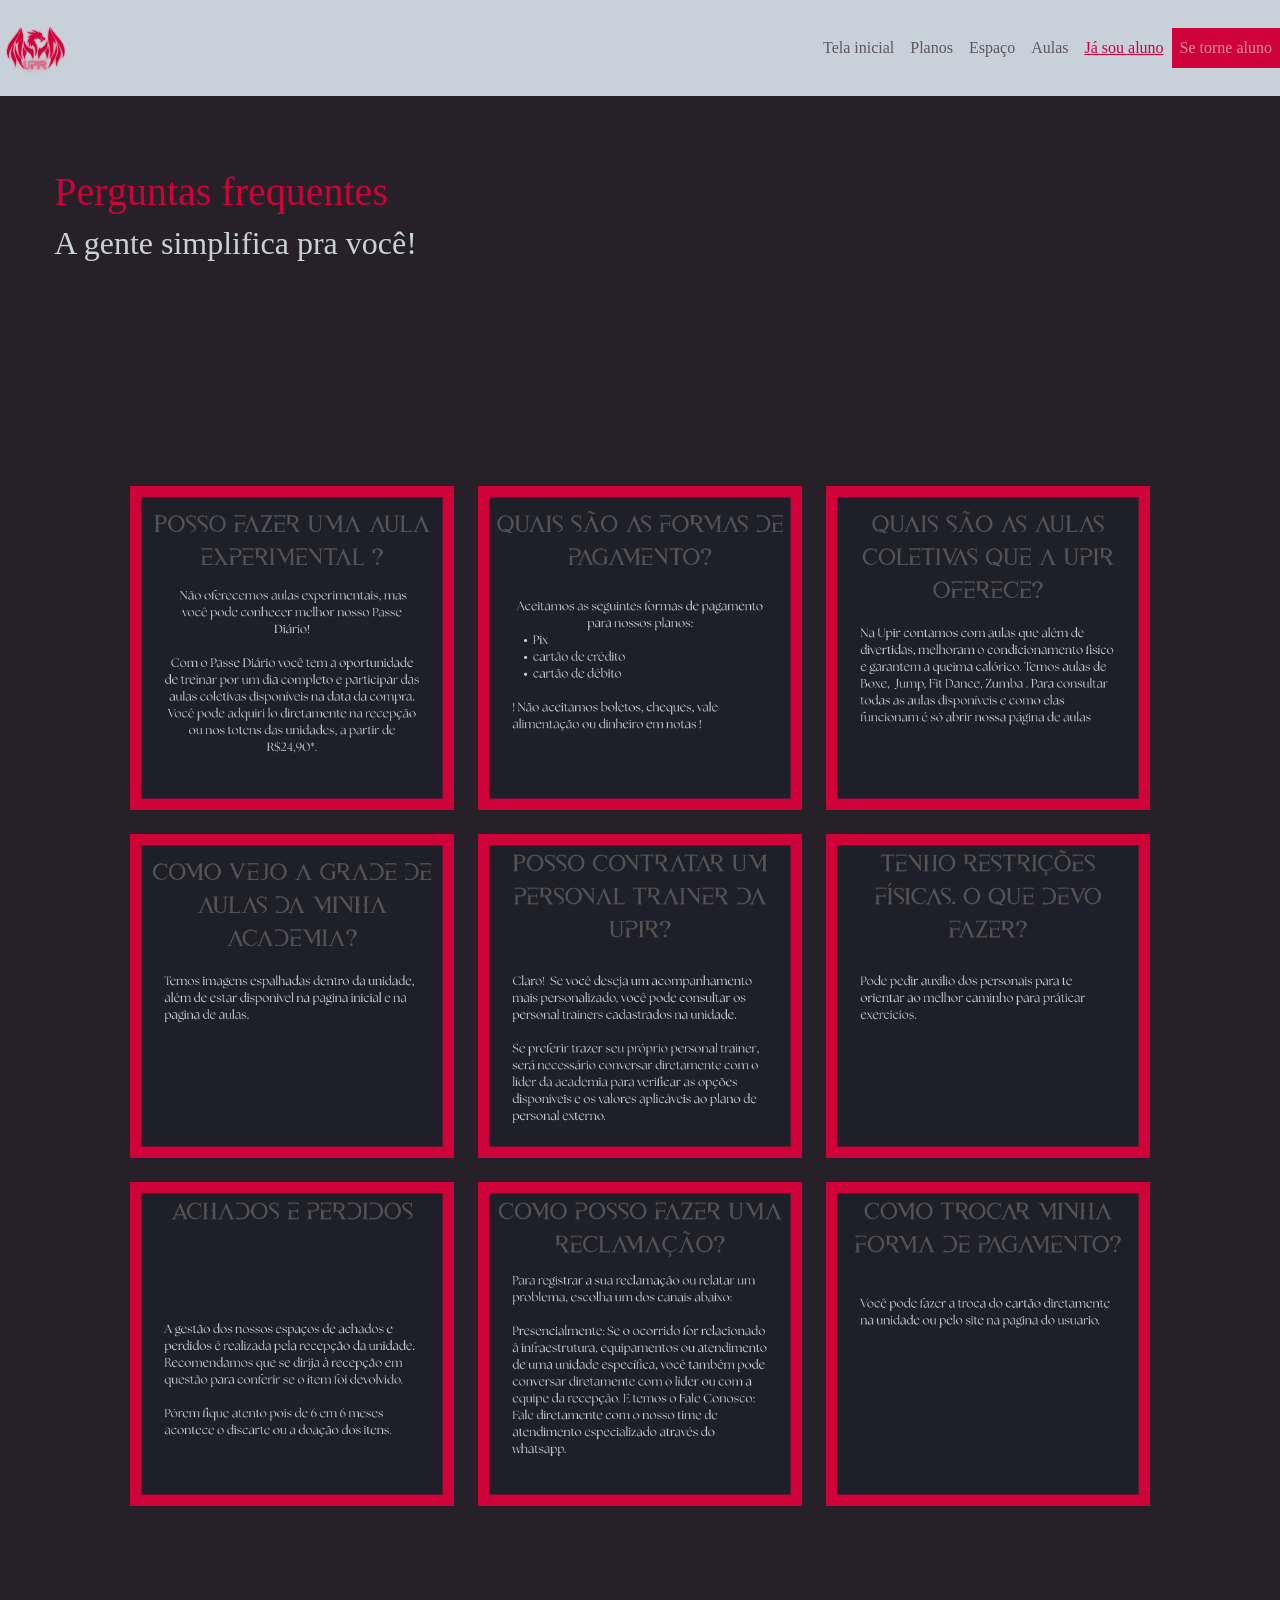
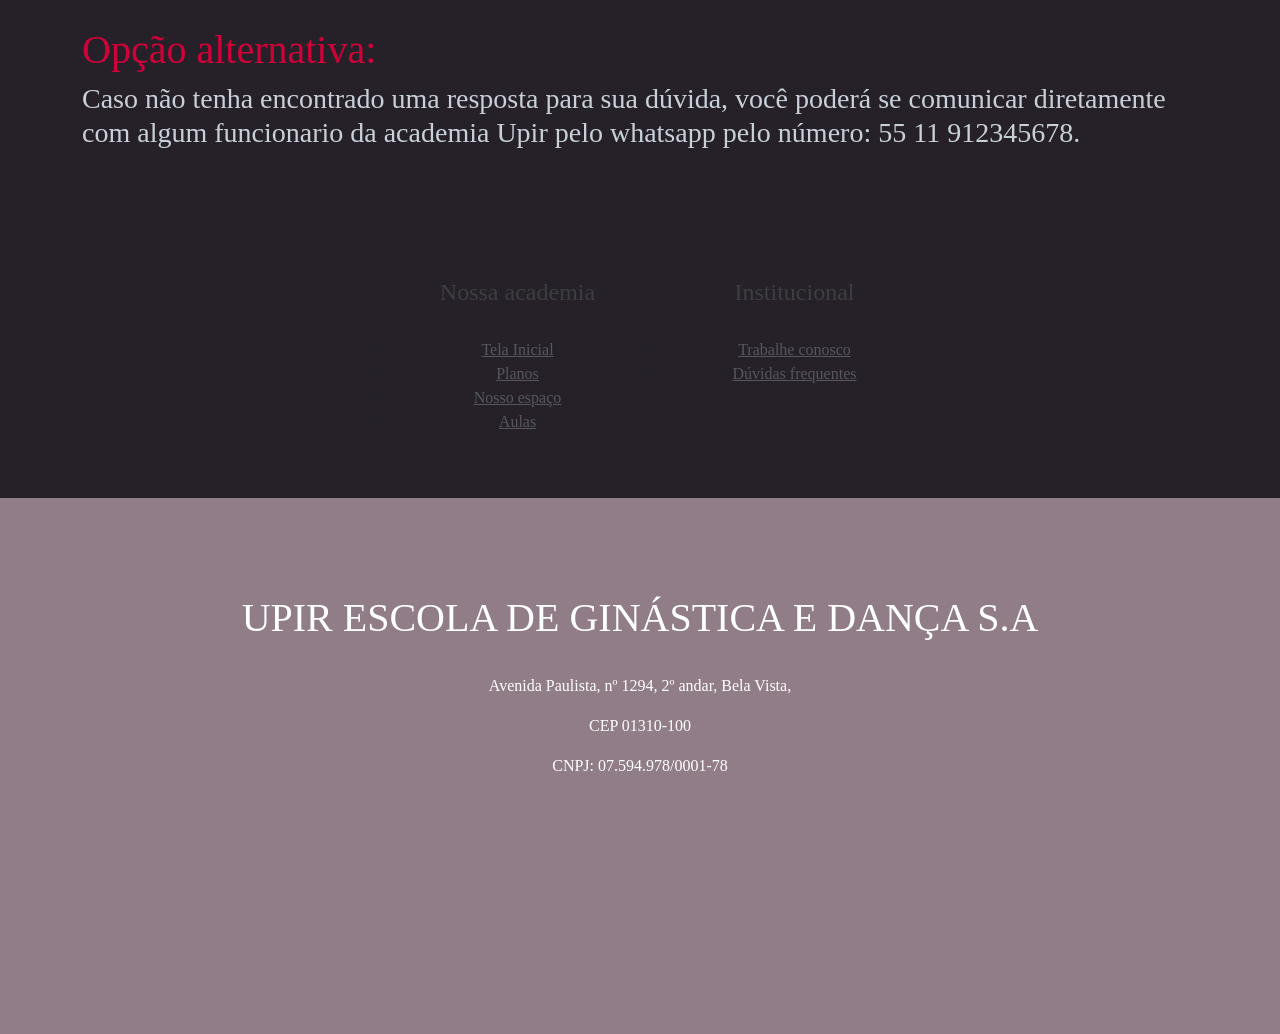
<file: duvidas.html>
<!DOCTYPE html>
<html lang="pt-br">
<head>
        <title>Upir Academia</title>
        <!-- Required meta tags -->
        <meta charset="utf-8" />
        <meta name="viewport" content="width=device-width, initial-scale=1" />

        <!-- Bootstrap CSS v5.3.8 -->
        <link
            href="https://cdn.jsdelivr.net/npm/bootstrap@5.3.8/dist/css/bootstrap.min.css"
            rel="stylesheet"
            integrity="sha384-sRIl4kxILFvY47J16cr9ZwB07vP4J8+LH7qKQnuqkuIAvNWLzeN8tE5YBujZqJLB"
            crossorigin="anonymous"
        />
        <link rel="stylesheet" href="index.css">
    </head>
<body>
    <nav class="navbar navbar-expand-lg navbar-dark bg-dark" id="menu">
        <a class="navbar-brand">
            <img src="Imagens/icone.png" alt="img-fluid" style="max-height: 70px;width: 70px;">
        </a>
            <button class="navbar-toggler" type="button" data-bs-toggle="collapse"
                data-bs-target="#menuPrincipal"
                aria-controls="menuPrincipal" aria-expanded="false" aria
                label="Alternar navegação">
                <span class="navbar-toggler-icon"></span>
            </button>

            <div class="collapse navbar-collapse" id="menuPrincipal">  
                <ul class="navbar-nav ms-auto">
                    <li class="nav-item"><a class="nav-link" href="index.html" style="color: #5f575f;">Tela inicial</a></li>
                    <li class="nav-item"><a class="nav-link" href="planos.html" style="color: #5f575f;">Planos</a></li>
                    <li class="nav-item"><a class="nav-link" href="espaco.html" style="color: #5f575f;">Espaço</a></li>
                    <li class="nav-item"><a class="nav-link" href="aulas.html" style="color: #5f575f;">Aulas</a></li>
                    <li class="nav-item"><a class="nav-link" href="login.php" style="color: #cf0139;"><u>Já sou aluno</u></a></li>
                    <li class="nav-item"><a class="nav-link" href="cadastro.php" style="background-color: #cf0139;">Se torne aluno</a></li>
                </ul>
            </div>
        </nav>

        <div class="row justify-content-center cont ">
             <div class="col-xl-11 col-sm-4">  <br><br><br>
                <h1 style="color: #cf0139;">Perguntas frequentes</h1>
                <h2 style="color: #c8d1d9;">A gente simplifica pra você!</h2>
                <br><br><br><br><br><br>
            </div>
        </div>

        <div class="container">
            <div  class="row g-4 my-5 px-5">
                    <div class="col-md-4 col-sm-8">
                        <img width="100%" src="Imagens/df1.png" alt="img-fluid">
                    </div>
                    <div class="col-md-4 col-sm-8">
                        <img width="100%" src="Imagens/df2.png" alt="img-fluid">
                    </div>
                    <div class="col-md-4 col-sm-8">
                        <img width="100%" src="Imagens/df3.png" alt="img-fluid">
                    </div>
                    <div class="col-md-4 col-sm-8">
                        <img width="100%" src="Imagens/df4.png" alt="img-fluid">
                    </div>
                    <div class="col-md-4 col-sm-8">
                        <img width="100%" src="Imagens/df5.png" alt="img-fluid">
                    </div>
                    <div class="col-md-4 col-sm-8">
                        <img width="100%" src="Imagens/df6.png" alt="img-fluid">
                    </div>
                    <div class="col-md-4 col-sm-8">
                        <img width="100%" src="Imagens/df7.png" alt="img-fluid">
                    </div>
                    <div class="col-md-4 col-sm-8">
                        <img width="100%" src="Imagens/df8.png" alt="img-fluid">
                    </div>
                    <div class="col-md-4 col-sm-8">
                        <img width="100%" src="Imagens/df9.png" alt="img-fluid">
                    </div>
            </div>
        </div>

        <br><br><br>

        <div class="container">
            <div class="row justify-content-center cont">
                <h1 style="color: #cf0139; ;">Opção alternativa:</h1>
                <br><br>
                <h3 style="color: #c8d1d9;">Caso não tenha encontrado uma resposta para sua dúvida, você poderá se comunicar diretamente com algum funcionario da academia Upir pelo whatsapp pelo número: 55 11 912345678.</h3>
            </div>
        </div>

         <br><br><br><br><br>
         <div class="container">
                <ul class=  "row justify-content-center cont">
                   <div class="col-xl-3 col-sm-4 " style="text-align: center;">
                        <h4 style="color: #3c3f42;">Nossa academia</h4>
                        <br>
                        <li class="nav-item"><a class="nav-link" href="index.html" style="color: #54585c;"><u>Tela Inicial </u></a></li>
                        <li class="nav-item"><a class="nav-link" href="planos.html" style="color: #54585c;"><u>Planos</u></a></li>
                        <li class="nav-item"><a class="nav-link" href="espaco.html" style="color: #54585c;"><u>Nosso espaço</u></a></li>
                        <li class="nav-item"><a class="nav-link" href="aulas.html" style="color: #54585c;"><u>Aulas</u></a></li>
                   </div>
                   
                    <div class="col-xl-3 col-sm-4" style="text-align: center;" >
                        <h4 style="color: #3c3f42;">Institucional</h4>
                        <br>
                        <li class="nav-item"><a class="nav-link" href="trabalhe.html" style="color: #54585c;"><u>Trabalhe conosco</u></a></li>
                        <li class="nav-item"><a class="nav-link" href="duvidas.html" style="color: #54585c;"><u>Dúvidas frequentes</u></a></li>
                   </div>
                </ul>
         </div>

         <br><br>
         <div style="background-color: #917d87; width: 100%; height: 100%; text-align: center; color: white; ">
                 <br><br><br><br>
                <h1>UPIR ESCOLA DE GINÁSTICA E DANÇA S.A</h1>
                <br>
                <p>Avenida Paulista, nº 1294, 2º andar, Bela Vista,</p>
                <p>CEP 01310-100</p>
                <p>CNPJ: 07.594.978/0001-78</p>
                <br><br><br><br><br><br><br><br><br><br>
         </div>
</body>
</html>
</file>
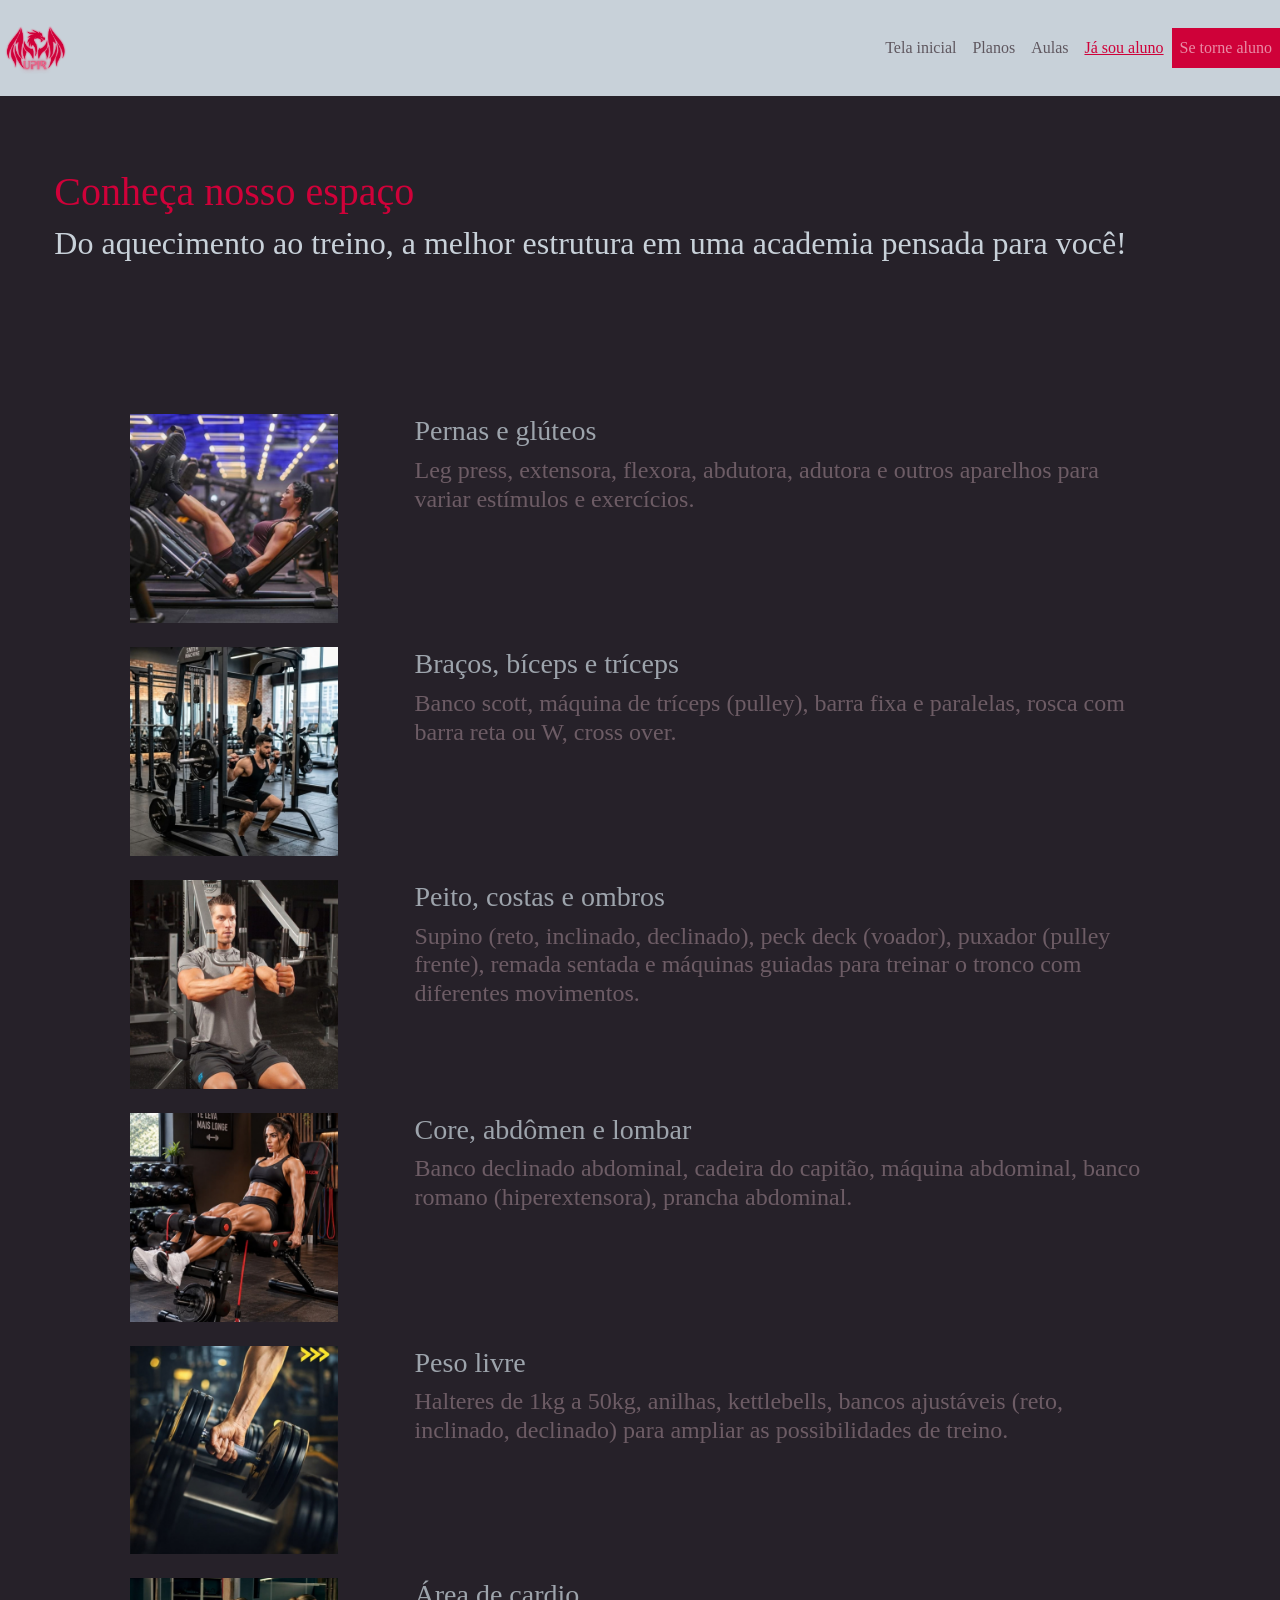
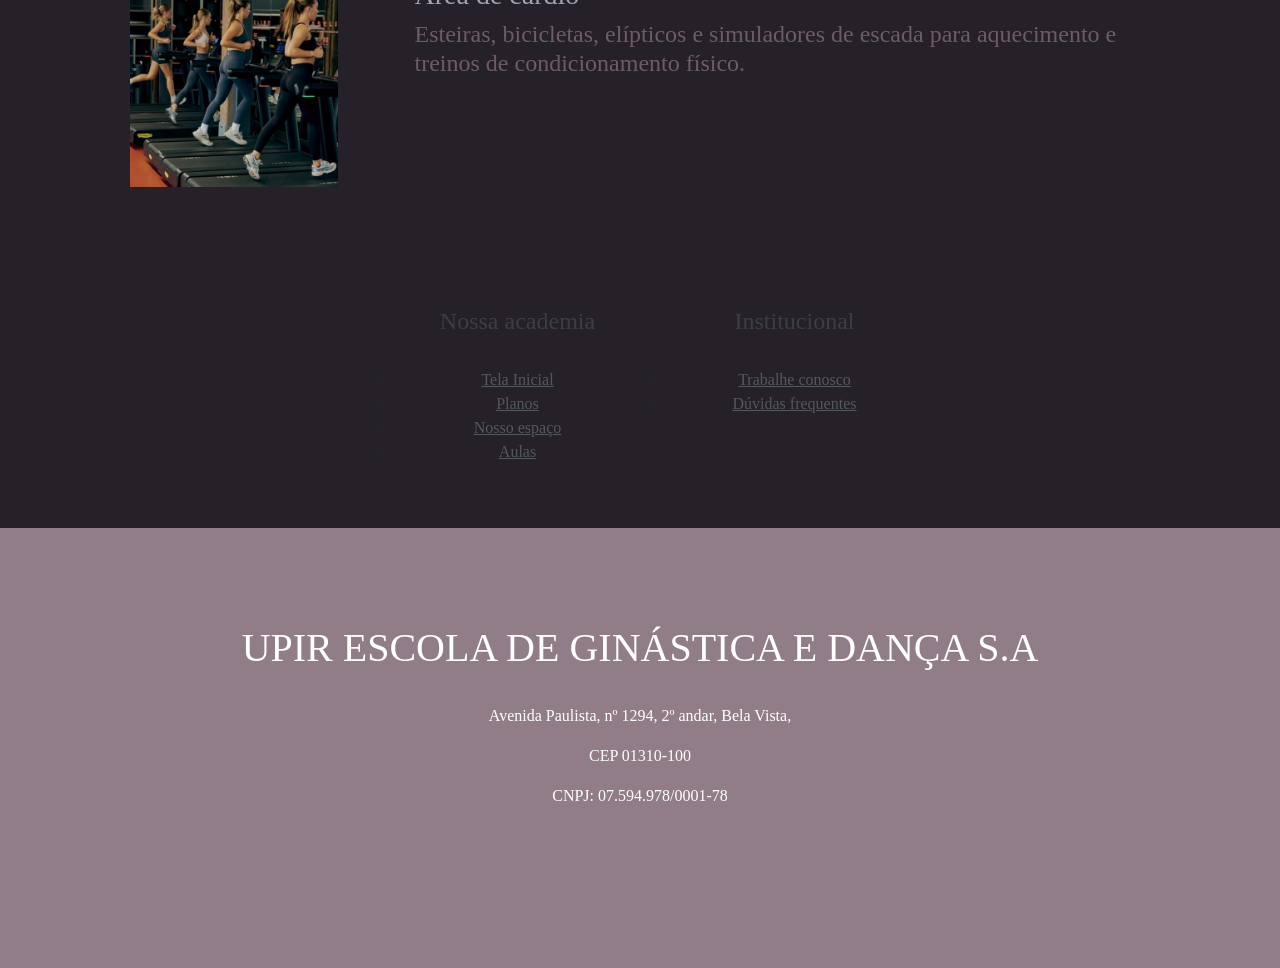
<file: espaco.html>
<!DOCTYPE html>
<html lang="pt-br">
<head>
        <title>Upir Academia</title>
        <!-- Required meta tags -->
        <meta charset="utf-8" />
        <meta name="viewport" content="width=device-width, initial-scale=1" />

        <!-- Bootstrap CSS v5.3.8 -->
        <link
            href="https://cdn.jsdelivr.net/npm/bootstrap@5.3.8/dist/css/bootstrap.min.css"
            rel="stylesheet"
            integrity="sha384-sRIl4kxILFvY47J16cr9ZwB07vP4J8+LH7qKQnuqkuIAvNWLzeN8tE5YBujZqJLB"
            crossorigin="anonymous"
        />
        <link rel="stylesheet" href="index.css">
    </head>
<body>
    <nav class="navbar navbar-expand-lg navbar-dark bg-dark" id="menu">
        <a class="navbar-brand">
            <img src="Imagens/icone.png" alt="img-fluid" style="max-height: 70px;width: 70px;">
        </a>
            <button class="navbar-toggler" type="button" data-bs-toggle="collapse"
                data-bs-target="#menuPrincipal"
                aria-controls="menuPrincipal" aria-expanded="false" aria
                label="Alternar navegação">
                <span class="navbar-toggler-icon"></span>
            </button>

            <div class="collapse navbar-collapse" id="menuPrincipal">  
                <ul class="navbar-nav ms-auto">
                    <li class="nav-item"><a class="nav-link" href="index.html" style="color: #5f575f;">Tela inicial</a></li>
                    <li class="nav-item"><a class="nav-link" href="planos.php" style="color: #5f575f;">Planos</a></li>
                    <li class="nav-item"><a class="nav-link" href="aulas.html" style="color: #5f575f;">Aulas</a></li>
                    <li class="nav-item"><a class="nav-link" href="login.php" style="color: #cf0139;"><u>Já sou aluno</u></a></li>
                    <li class="nav-item"><a class="nav-link" href="cadastro.php" style="background-color: #cf0139;">Se torne aluno</a></li>          
                </ul>
            </div>
        </nav>

        <div class="row justify-content-center cont ">
             <div class="col-xl-11 col-sm-4">  <br><br><br>
                <h1 style="color: #cf0139;">Conheça nosso espaço</h1>
                <h2 style="color: #c8d1d9;">Do aquecimento ao treino, a melhor estrutura em uma academia pensada para você!</h2>
                <br><br><br><br><br><br>
            </div>
        </div>
        

        <div class="container">
            <div class="row justify-content-center cont">
                <div class="col-xl-3 col-sm-4 br-black">
                     <img width="80%" src="Imagens/espaco1.png" alt="img-fluid">
                   <br><br>
                </div>
                <div class="col-xl-8 col-sm-6">
                    <h3 style="color: #9da4ac;">Pernas e glúteos</h3>
                    <h4 style="color: #6d5c65;">Leg press, extensora, flexora, abdutora, adutora e outros aparelhos para variar estímulos e exercícios.</h4>
                </div>
            </div>
        </div>

        <div class="container">
            <div class="row justify-content-center cont ">
                <div class="col-xl-3 col-sm-4 br-black">
                     <img width="80%" src="Imagens/espaco2.png" alt="img-fluid">
                   <br><br>
                </div>
                <div class="col-xl-8 col-sm-6">
                    <h3 style="color: #9da4ac;">Braços, bíceps e tríceps</h3>
                    <h4 style="color: #6d5c65;">Banco scott, máquina de tríceps (pulley), barra fixa e paralelas, rosca com barra reta ou W, cross over.</h4>
                </div>
            </div>
        </div>

        <div class="container">
            <div class="row justify-content-center cont ">
                <div class="col-xl-3 col-sm-4 br-black">
                     <img width="80%" src="Imagens/espaco3.png" alt="img-fluid">
                   <br><br>
                </div>
                <div class="col-xl-8 col-sm-6">
                    <h3 style="color: #9da4ac;">Peito, costas e ombros</h3>
                    <h4 style="color: #6d5c65;">Supino (reto, inclinado, declinado), peck deck (voador), puxador (pulley frente), remada sentada e máquinas guiadas para treinar o tronco com diferentes movimentos.</h4>
                </div>
            </div>
        </div>

        <div class="container">
            <div class="row justify-content-center cont ">
                <div class="col-xl-3 col-sm-4 br-black">
                     <img width="80%" src="Imagens/espaco4.png" alt="img-fluid">
                   <br><br>
                </div>
                <div class="col-xl-8 col-sm-6">
                    <h3 style="color: #9da4ac;">Core, abdômen e lombar</h3>
                    <h4 style="color: #6d5c65;">Banco declinado abdominal, cadeira do capitão, máquina abdominal, banco romano (hiperextensora), prancha abdominal.</h4>
                </div>
            </div>
        </div>

        <div class="container">
            <div class="row justify-content-center cont ">
                <div class="col-xl-3 col-sm-4 br-black">
                     <img width="80%" src="Imagens/espaco5.png" alt="img-fluid">
                   <br><br>
                </div>
                <div class="col-xl-8 col-sm-6">
                    <h3 style="color: #9da4ac;">Peso livre</h3>
                    <h4 style="color: #6d5c65;">Halteres de 1kg a 50kg, anilhas, kettlebells, bancos ajustáveis (reto, inclinado, declinado) para ampliar as possibilidades de treino.</h4>
                </div>
            </div>
        </div>

        <div class="container">
            <div class="row justify-content-center cont ">
                <div class="col-xl-3 col-sm-4 br-black">
                     <img width="80%" src="Imagens/espaco6.png" alt="img-fluid">
                   <br><br>
                </div>
                <div class="col-xl-8 col-sm-6">
                    <h3 style="color: #9da4ac;">Área de cardio</h3>
                    <h4 style="color: #6d5c65;">Esteiras, bicicletas, elípticos e simuladores de escada para aquecimento e treinos de condicionamento físico.</h4>
                </div>
            </div>
        </div>

         <br><br><br><br>

         <div class="container">
                <ul class=  "row justify-content-center cont">
                   <div class="col-xl-3 col-sm-4 " style="text-align: center;">
                        <h4 style="color: #3c3f42;">Nossa academia</h4>
                        <br>
                        <li class="nav-item"><a class="nav-link" href="index.html" style="color: #54585c;"><u>Tela Inicial </u></a></li>
                        <li class="nav-item"><a class="nav-link" href="planos.php" style="color: #54585c;"><u>Planos</u></a></li>
                        <li class="nav-item"><a class="nav-link" href="espaco.html" style="color: #54585c;"><u>Nosso espaço</u></a></li>
                        <li class="nav-item"><a class="nav-link" href="aulas.html" style="color: #54585c;"><u>Aulas</u></a></li>
                   </div>
                    <div class="col-xl-3 col-sm-4" style="text-align: center;" >
                        <h4 style="color: #3c3f42;">Institucional</h4>
                        <br>
                        <li class="nav-item"><a class="nav-link" href="trabalhe.html" style="color: #54585c;"><u>Trabalhe conosco</u></a></li>
                        <li class="nav-item"><a class="nav-link" href="duvidas.html" style="color: #54585c;"><u>Dúvidas frequentes</u></a></li>
                   </div>
                </ul>
         </div>

         <br><br>
         <div style="background-color: #917d87; width: 100%; height: 100%; text-align: center; color: white; ">
                 <br><br><br><br>
                <h1>UPIR ESCOLA DE GINÁSTICA E DANÇA S.A</h1>
                <br>
                <p>Avenida Paulista, nº 1294, 2º andar, Bela Vista,</p>
                <p>CEP 01310-100</p>
                <p>CNPJ: 07.594.978/0001-78</p>
                <br><br><br><br><br><br>
         </div>
</body>
</html>
</file>
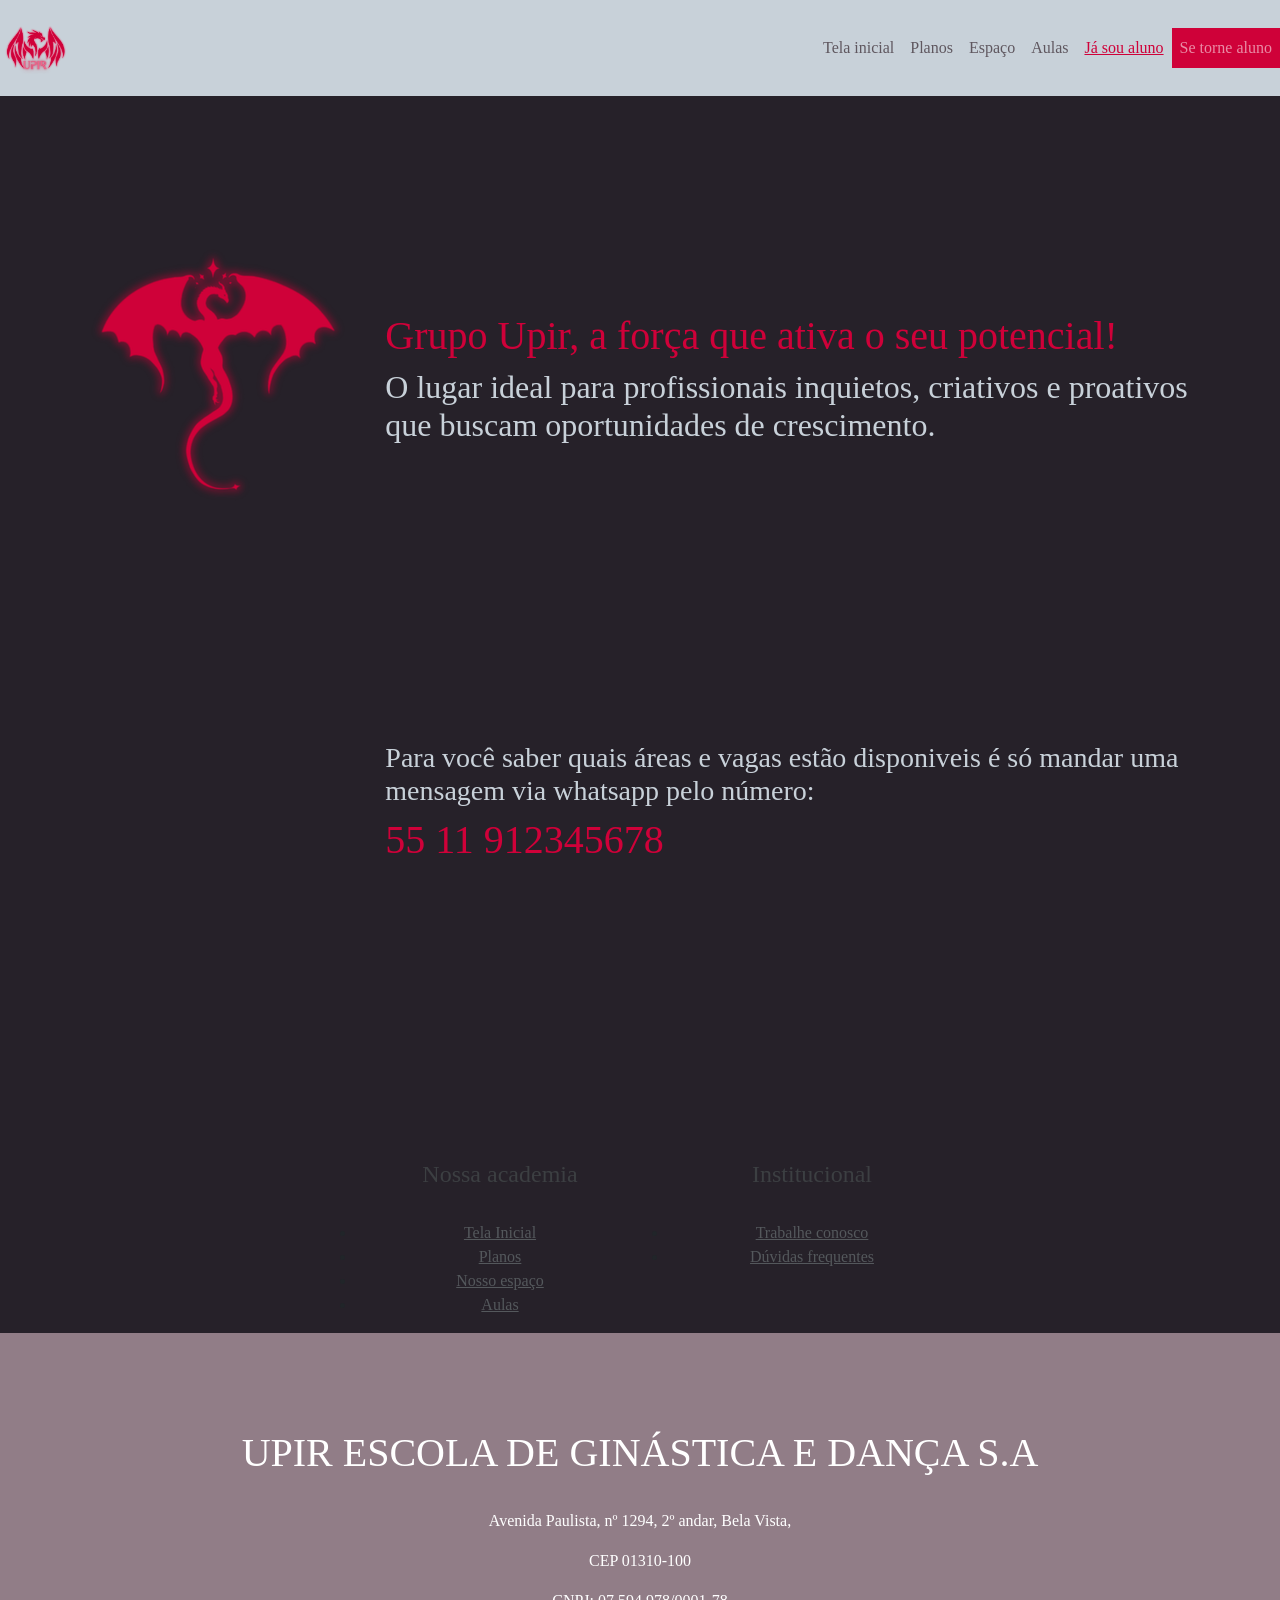
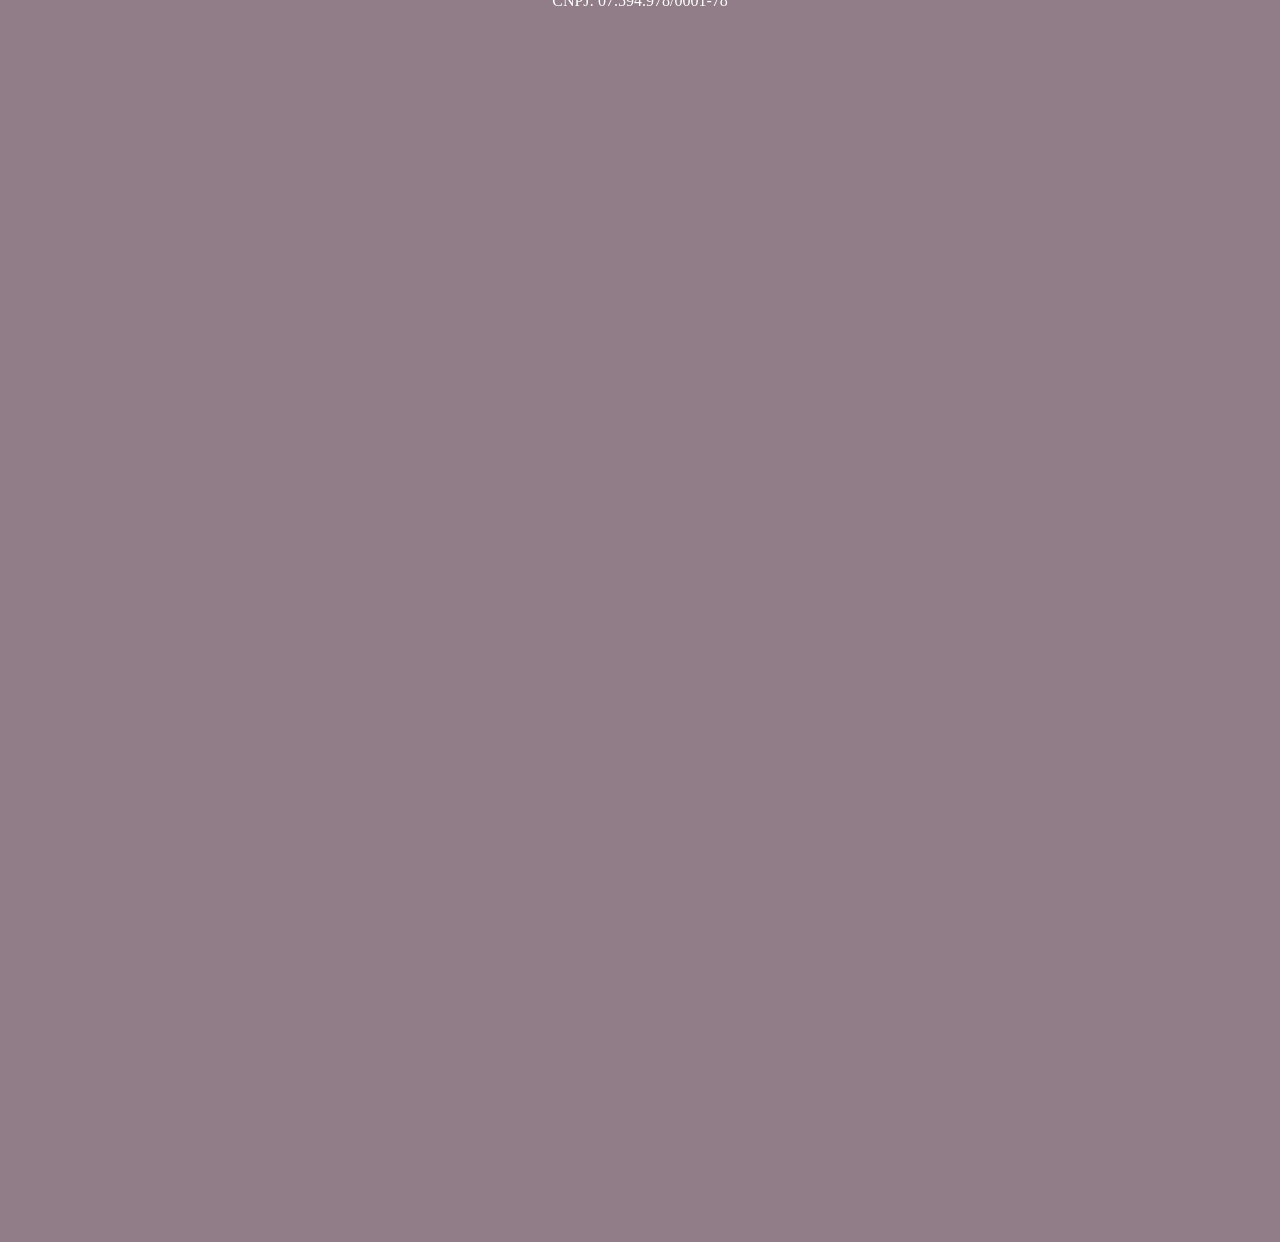
<file: trabalhe.html>
<!DOCTYPE html>
<html lang="pt-br">
<head>
        <title>Upir Academia</title>
        <!-- Required meta tags -->
        <meta charset="utf-8" />
        <meta name="viewport" content="width=device-width, initial-scale=1" />

        <!-- Bootstrap CSS v5.3.8 -->
        <link
            href="https://cdn.jsdelivr.net/npm/bootstrap@5.3.8/dist/css/bootstrap.min.css"
            rel="stylesheet"
            integrity="sha384-sRIl4kxILFvY47J16cr9ZwB07vP4J8+LH7qKQnuqkuIAvNWLzeN8tE5YBujZqJLB"
            crossorigin="anonymous"
        />
        <link rel="stylesheet" href="index.css">
    </head>
<body>
    <nav class="navbar navbar-expand-lg navbar-dark bg-dark" id="menu">
        <a class="navbar-brand">
            <img src="Imagens/icone.png" alt="img-fluid" style="max-height: 70px;width: 70px;">
        </a>
            <button class="navbar-toggler" type="button" data-bs-toggle="collapse"
                data-bs-target="#menuPrincipal"
                aria-controls="menuPrincipal" aria-expanded="false" aria
                label="Alternar navegação">
                <span class="navbar-toggler-icon"></span>
            </button>

            <div class="collapse navbar-collapse" id="menuPrincipal">
                
                <ul class="navbar-nav ms-auto">
                    <li class="nav-item"><a class="nav-link" href="index.html" style="color: #5f575f;">Tela inicial</a></li>
                    <li class="nav-item"><a class="nav-link" href="planos.html" style="color: #5f575f;">Planos</a></li>
                    <li class="nav-item"><a class="nav-link" href="espaco.html" style="color: #5f575f;">Espaço</a></li>
                    <li class="nav-item"><a class="nav-link" href="aulas.html" style="color: #5f575f;">Aulas</a></li>
                    <li class="nav-item"><a class="nav-link" href="login.php" style="color: #cf0139;"><u>Já sou aluno</u></a></li>
                    <li class="nav-item"><a class="nav-link" href="cadastro.php" style="background-color: #cf0139;">Se torne aluno</a></li>
          
                </ul>
            </div>

    </nav>
        <br><br><br><br><br><br>
        <div class="row justify-content-center cont ">
            <div class="row justify-content-center cont">
                    <div class="col-xl-3 col-sm-4 br-black">
                        <img src="Imagens/dragao.png" alt="img-fluid">
                    </div>
                    <div class="col-xl-8 col-sm-6">  <br><br><br>
                        <h1 style="color: #cf0139;">Grupo Upir, a força que ativa o seu potencial!</h1>
                        <h2 style="color: #c8d1d9;">O lugar ideal para profissionais inquietos, criativos e proativos que buscam oportunidades de crescimento.</h2>
                    <div>
                        <br><br><br><br><br><br><br><br><br><br><br><br>
                        <h3 style="color: #c8d1d9;">Para você saber quais áreas e vagas estão disponiveis é só mandar uma mensagem via whatsapp pelo número:</h3>
                        <h1 style="color: #cf0139;">55 11 912345678</h1>
                        <br><br><br><br><br><br><br><br><br><br><br><br>
            </div>
            
        </div>
         <br><br>
         <div class="container">
                <ul class=  "row justify-content-center cont">
                   <div class="col-xl-3 col-sm-4 " style="text-align: center;">
                        <h4 style="color: #3c3f42;">Nossa academia</h4>
                        <br>
                        <li class="nav-item"><a class="nav-link" href="index.html" style="color: #54585c;"><u>Tela Inicial </u></a></li>
                        <li class="nav-item"><a class="nav-link" href="planos.html" style="color: #54585c;"><u>Planos</u></a></li>
                        <li class="nav-item"><a class="nav-link" href="espaco.html" style="color: #54585c;"><u>Nosso espaço</u></a></li>
                        <li class="nav-item"><a class="nav-link" href="aulas.html" style="color: #54585c;"><u>Aulas</u></a></li>
                   </div>
                   
                    <div class="col-xl-3 col-sm-4" style="text-align: center;" >
                        <h4 style="color: #3c3f42;">Institucional</h4>
                        <br>
                        <li class="nav-item"><a class="nav-link" href="trabalhe.html" style="color: #54585c;"><u>Trabalhe conosco</u></a></li>
                        <li class="nav-item"><a class="nav-link" href="duvidas.html" style="color: #54585c;"><u>Dúvidas frequentes</u></a></li>
                   </div>
                </ul>
         </div>

         <br><br>
         <div style="background-color: #917d87; width: 100%; height: 100%; text-align: center; color: white; ">
                 <br><br><br><br>
                <h1>UPIR ESCOLA DE GINÁSTICA E DANÇA S.A</h1>
                <br>
                <p>Avenida Paulista, nº 1294, 2º andar, Bela Vista,</p>
                <p>CEP 01310-100</p>
                <p>CNPJ: 07.594.978/0001-78</p>
                <br><br><br><br><br>
         </div>

</body>
</html>
</file>
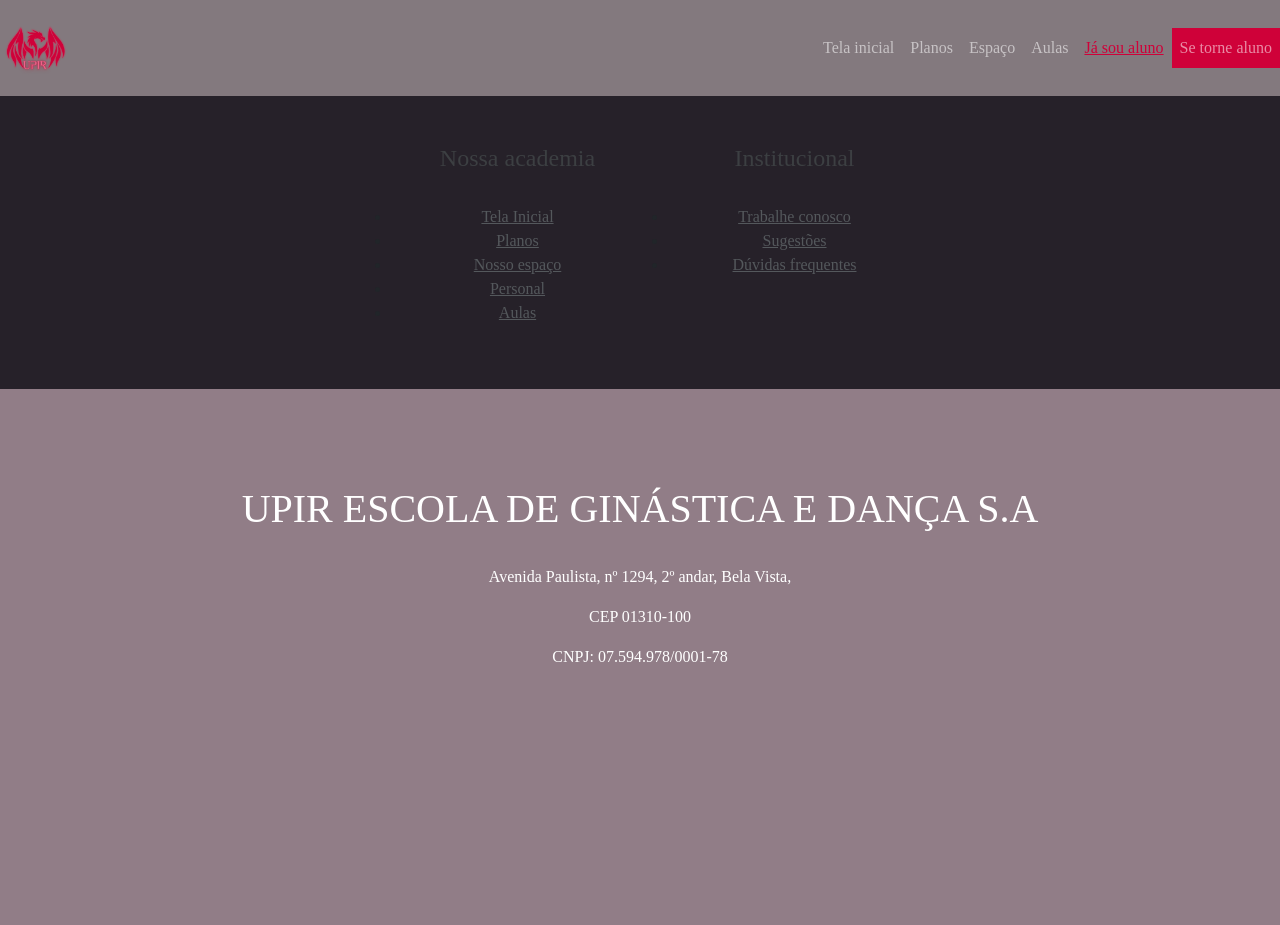
<file: ACADEMIA_Mirela_Geovanna/aulas.html>
<!DOCTYPE html>
<html lang="pt-br">
<head>
        <title>Upir Academia</title>
        <!-- Required meta tags -->
        <meta charset="utf-8" />
        <meta name="viewport" content="width=device-width, initial-scale=1" />

        <!-- Bootstrap CSS v5.3.8 -->
        <link
            href="https://cdn.jsdelivr.net/npm/bootstrap@5.3.8/dist/css/bootstrap.min.css"
            rel="stylesheet"
            integrity="sha384-sRIl4kxILFvY47J16cr9ZwB07vP4J8+LH7qKQnuqkuIAvNWLzeN8tE5YBujZqJLB"
            crossorigin="anonymous"
        />
        <link rel="stylesheet" href="index.css">
    </head>
<body>
    <nav class="navbar navbar-expand-lg navbar-dark bg-dark" id="menu">
        <a class="navbar-brand">
            <img src="Imagens/icone.png" alt="img-fluid" style="max-height: 70px;width: 70px;">
        </a>
            <button class="navbar-toggler" type="button" data-bs-toggle="collapse" 
                data-bs-target="#menuPrincipal"
                aria-controls="menuPrincipal" aria-expanded="false" aria
                label="Alternar navegação">
                <span class="navbar-toggler-icon"></span>
            </button>

            <div class="collapse navbar-collapse" id="menuPrincipal">
                
                <ul class="navbar-nav ms-auto">
                    <li class="nav-item"><a class="nav-link" href="index.html">Tela inicial</a></li>
                    <li class="nav-item"><a class="nav-link" href="planos.html">Planos</a></li>
                    <li class="nav-item"><a class="nav-link" href="espaco.html">Espaço</a></li>
                    <li class="nav-item"><a class="nav-link" href="aulas.html">Aulas</a></li>
                    <li class="nav-item"><a class="nav-link" href="login.html" style="color: #cf0139;"><u>Já sou aluno</u></a></li>
                    <li class="nav-item"><a class="nav-link" href="cadastro.html" style="background-color: #cf0139;">Se torne aluno</a></li>
          
                </ul>
            </div>
        </nav>

         <br><br>
         <div class="container">
                <ul class=  "row justify-content-center cont">
                   <div class="col-xl-3 col-sm-4 " style="text-align: center;">  
                    <h4 style="color: #3c3f42;">Nossa academia</h4>
                    <br>
                        <li class="nav-item"><a class="nav-link" href="index.html" style="color: #54585c;"><u>Tela Inicial </u></a></li>
                        <li class="nav-item"><a class="nav-link" href="planos.html" style="color: #54585c;"><u>Planos</u></a></li>
                        <li class="nav-item"><a class="nav-link" href="espaco.html" style="color: #54585c;"><u>Nosso espaço</u></a></li>
                        <li class="nav-item"><a class="nav-link" href="personal.html" style="color: #54585c;"><u>Personal</u></a></li>
                        <li class="nav-item"><a class="nav-link" href="aulas.html" style="color: #54585c;"><u>Aulas</u></a></li>
                   </div>
                   
                    <div class="col-xl-3 col-sm-4" style="text-align: center;" >
                        <h4 style="color: #3c3f42;">Institucional</h4>
                        <br>
                        <li class="nav-item"><a class="nav-link" href="trabalhe.html" style="color: #54585c;"><u>Trabalhe conosco</u></a></li>
                        <li class="nav-item"><a class="nav-link" href="sugestoes.html" style="color: #54585c;"><u>Sugestões</u></a></li>
                        <li class="nav-item"><a class="nav-link" href="duvidas.html" style="color: #54585c;"><u>Dúvidas frequentes</u></a></li>
                   </div>
                </ul>
         </div>

         <br><br>
         <div style="background-color: #917d87; width: 100%; height: 100%; text-align: center; color: white; ">
                 <br><br><br><br>
                <h1>UPIR ESCOLA DE GINÁSTICA E DANÇA S.A</h1>
                <br>
                <p>Avenida Paulista, nº 1294, 2º andar, Bela Vista,</p>
                <p>CEP 01310-100</p>
                <p>CNPJ: 07.594.978/0001-78</p>
                <br><br><br><br><br><br><br><br><br><br>
         </div>

        <header>
            <!-- place navbar here -->
        </header>
        <main></main>
        <footer>
            <!-- place footer here -->
        </footer>
        <!-- Bootstrap JavaScript Bundle (includes Popper) -->
        <script
            src="https://cdn.jsdelivr.net/npm/bootstrap@5.3.8/dist/js/bootstrap.bundle.min.js"
            integrity="sha384-FKyoEForCGlyvwx9Hj09JcYn3nv7wiPVlz7YYwJrWVcXK/BmnVDxM+D2scQbITxI"
            crossorigin="anonymous"
        ></script>
</body>
</html>
</file>
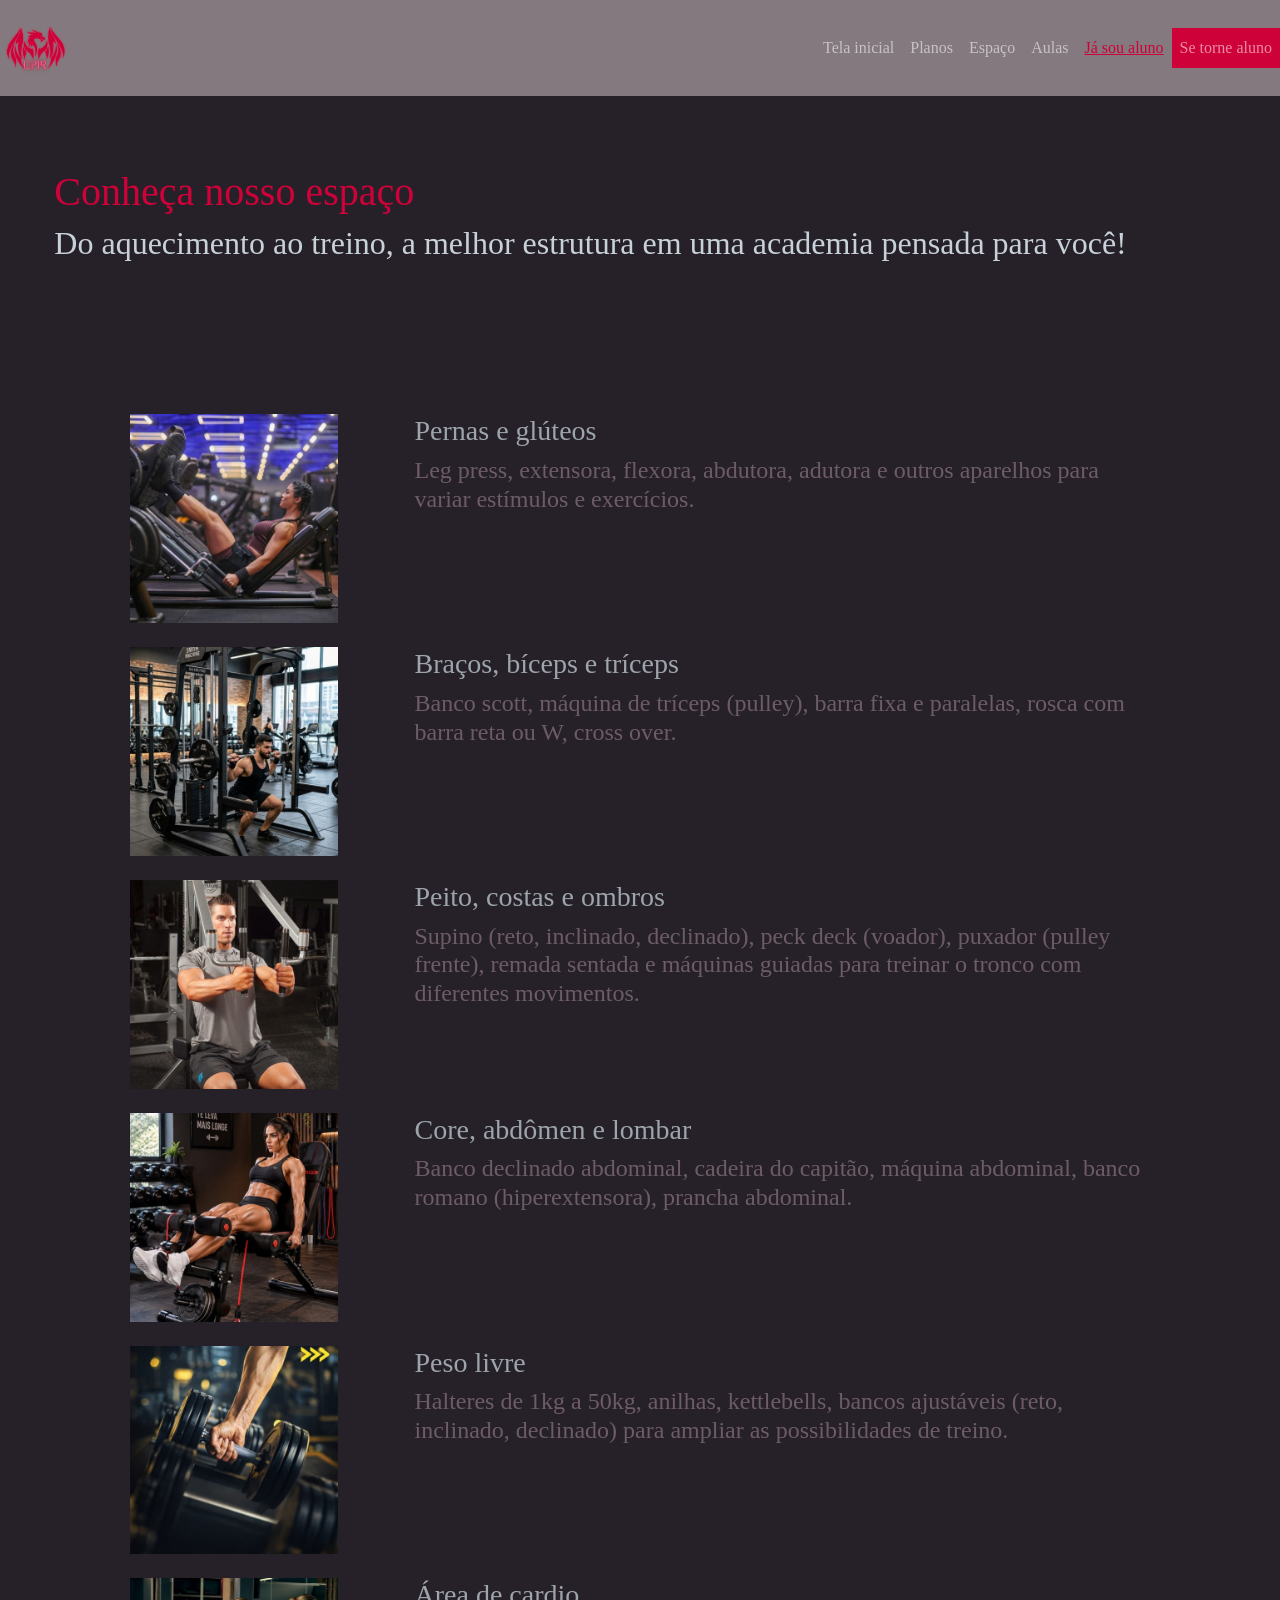
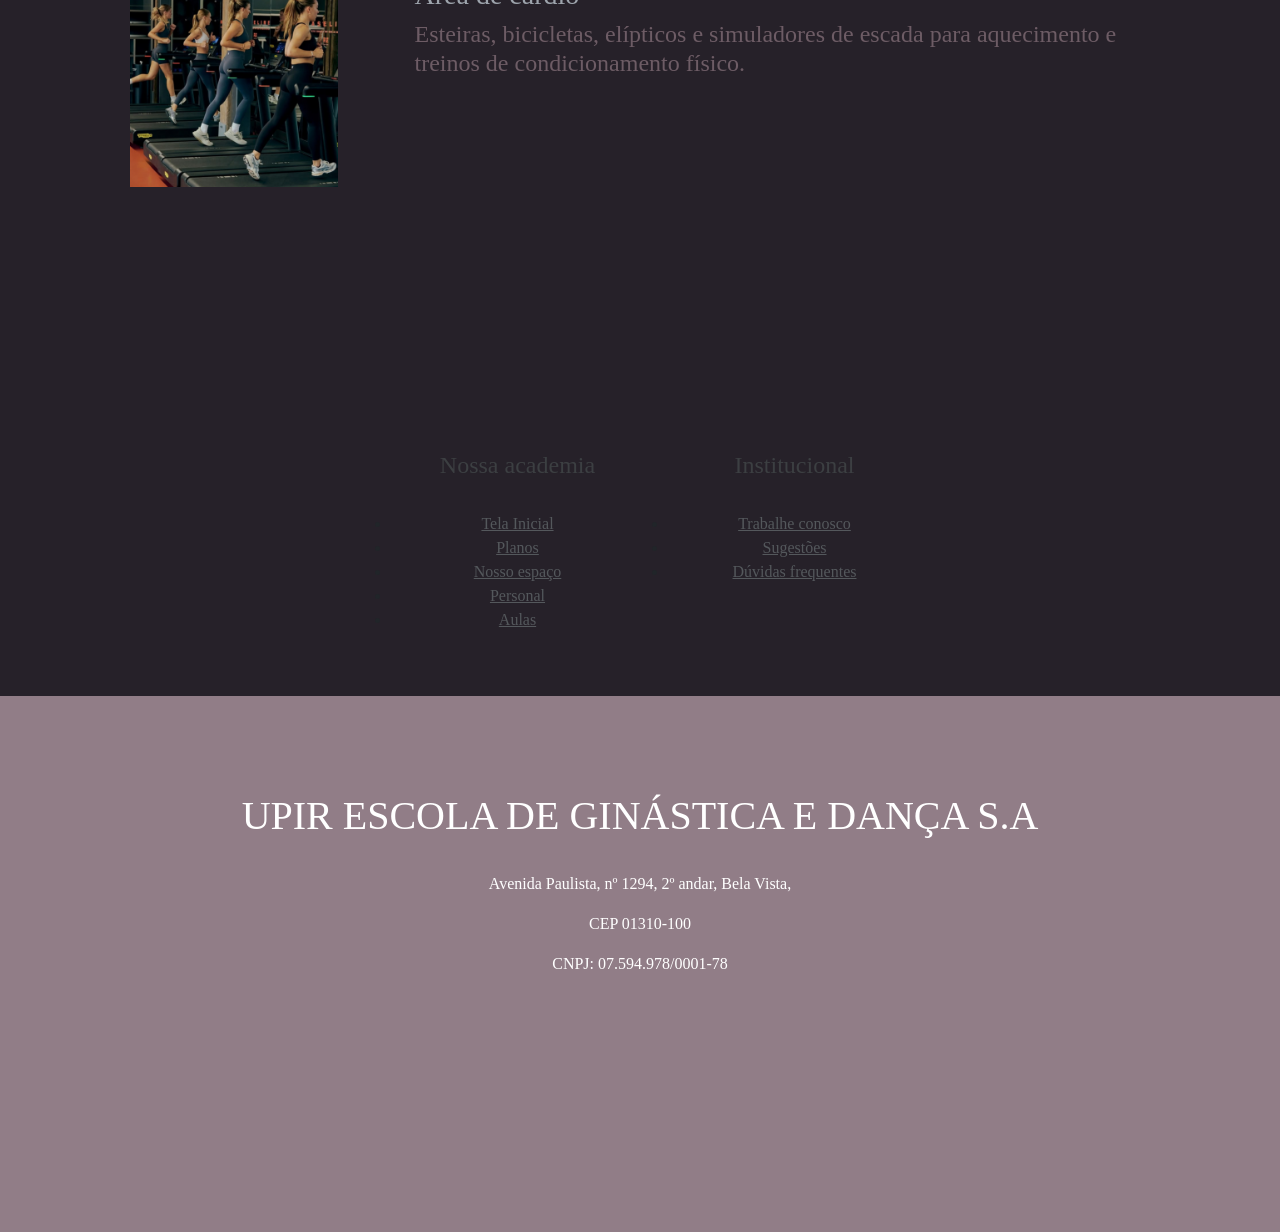
<file: ACADEMIA_Mirela_Geovanna/espaco.html>
<!DOCTYPE html>
<html lang="pt-br">
<head>
        <title>Upir Academia</title>
        <!-- Required meta tags -->
        <meta charset="utf-8" />
        <meta name="viewport" content="width=device-width, initial-scale=1" />

        <!-- Bootstrap CSS v5.3.8 -->
        <link
            href="https://cdn.jsdelivr.net/npm/bootstrap@5.3.8/dist/css/bootstrap.min.css"
            rel="stylesheet"
            integrity="sha384-sRIl4kxILFvY47J16cr9ZwB07vP4J8+LH7qKQnuqkuIAvNWLzeN8tE5YBujZqJLB"
            crossorigin="anonymous"
        />
        <link rel="stylesheet" href="index.css">
    </head>
<body>
    <nav class="navbar navbar-expand-lg navbar-dark bg-dark" id="menu">
        <a class="navbar-brand">
            <img src="Imagens/icone.png" alt="img-fluid" style="max-height: 70px;width: 70px;">
        </a>
            <button class="navbar-toggler" type="button" data-bs-toggle="collapse" 
                data-bs-target="#menuPrincipal"
                aria-controls="menuPrincipal" aria-expanded="false" aria
                label="Alternar navegação">
                <span class="navbar-toggler-icon"></span>
            </button>

            <div class="collapse navbar-collapse" id="menuPrincipal">
                
                <ul class="navbar-nav ms-auto">
                    <li class="nav-item"><a class="nav-link" href="index.html">Tela inicial</a></li>
                    <li class="nav-item"><a class="nav-link" href="planos.html">Planos</a></li>
                    <li class="nav-item"><a class="nav-link" href="espaco.html">Espaço</a></li>
                    <li class="nav-item"><a class="nav-link" href="aulas.html">Aulas</a></li>
                    <li class="nav-item"><a class="nav-link" href="login.html" style="color: #cf0139;"><u>Já sou aluno</u></a></li>
                    <li class="nav-item"><a class="nav-link" href="cadastro.html" style="background-color: #cf0139;">Se torne aluno</a></li>
          
                </ul>
            </div>
        </nav>

        <div class="row justify-content-center cont ">
             <div class="col-xl-11 col-sm-4">  <br><br><br>
                <h1 style="color: #cf0139;">Conheça nosso espaço</h1> 
                <h2 style="color: #c8d1d9;">Do aquecimento ao treino, a melhor estrutura em uma academia pensada para você!</h2> 
                <br><br><br><br><br><br>
            </div>
        </div>
        

        <div class="container">
            <div class="row justify-content-center cont ">
                <div class="col-xl-3 col-sm-4 br-black">
                     <img width="80%" src="Imagens/espaco1.png" alt="img-fluid">
                   <br><br>
                </div>
                <div class="col-xl-8 col-sm-6">
                    <h3 style="color: #9da4ac;">Pernas e glúteos</h3>
                    <h4 style="color: #6d5c65;">Leg press, extensora, flexora, abdutora, adutora e outros aparelhos para variar estímulos e exercícios.</h4>
                </div>
            </div>
        </div>

        <div class="container">
            <div class="row justify-content-center cont ">
                <div class="col-xl-3 col-sm-4 br-black">
                     <img width="80%" src="Imagens/espaco2.png" alt="img-fluid">
                   <br><br>
                </div>
                <div class="col-xl-8 col-sm-6">
                    <h3 style="color: #9da4ac;">Braços, bíceps e tríceps</h3>
                    <h4 style="color: #6d5c65;">Banco scott, máquina de tríceps (pulley), barra fixa e paralelas, rosca com barra reta ou W, cross over.</h4>
                </div>
            </div>
        </div>

        <div class="container">
            <div class="row justify-content-center cont ">
                <div class="col-xl-3 col-sm-4 br-black">
                     <img width="80%" src="Imagens/espaco3.png" alt="img-fluid">
                   <br><br>
                </div>
                <div class="col-xl-8 col-sm-6">
                    <h3 style="color: #9da4ac;">Peito, costas e ombros</h3>
                    <h4 style="color: #6d5c65;">Supino (reto, inclinado, declinado), peck deck (voador), puxador (pulley frente), remada sentada e máquinas guiadas para treinar o tronco com diferentes movimentos.</h4>
                </div>
            </div>
        </div>

        <div class="container">
            <div class="row justify-content-center cont ">
                <div class="col-xl-3 col-sm-4 br-black">
                     <img width="80%" src="Imagens/espaco4.png" alt="img-fluid">
                   <br><br>
                </div>
                <div class="col-xl-8 col-sm-6">
                    <h3 style="color: #9da4ac;">Core, abdômen e lombar</h3>
                    <h4 style="color: #6d5c65;">Banco declinado abdominal, cadeira do capitão, máquina abdominal, banco romano (hiperextensora), prancha abdominal.</h4>
                </div>
            </div>
        </div>

        <div class="container">
            <div class="row justify-content-center cont ">
                <div class="col-xl-3 col-sm-4 br-black">
                     <img width="80%" src="Imagens/espaco5.png" alt="img-fluid">
                   <br><br>
                </div>
                <div class="col-xl-8 col-sm-6">
                    <h3 style="color: #9da4ac;">Peso livre</h3>
                    <h4 style="color: #6d5c65;">Halteres de 1kg a 50kg, anilhas, kettlebells, bancos ajustáveis (reto, inclinado, declinado) para ampliar as possibilidades de treino.</h4>
                </div>
            </div>
        </div>

        <div class="container">
            <div class="row justify-content-center cont ">
                <div class="col-xl-3 col-sm-4 br-black">
                     <img width="80%" src="Imagens/espaco6.png" alt="img-fluid">
                   <br><br>
                </div>
                <div class="col-xl-8 col-sm-6">
                    <h3 style="color: #9da4ac;">Área de cardio</h3>
                    <h4 style="color: #6d5c65;">Esteiras, bicicletas, elípticos e simuladores de escada para aquecimento e treinos de condicionamento físico.</h4>
                </div>
            </div>
        </div>




         <br><br><br><br><br><br><br><br><br><br> 
         <div class="container">
                <ul class=  "row justify-content-center cont">
                   <div class="col-xl-3 col-sm-4 " style="text-align: center;">  
                    <h4 style="color: #3c3f42;">Nossa academia</h4>
                    <br>
                        <li class="nav-item"><a class="nav-link" href="index.html" style="color: #54585c;"><u>Tela Inicial </u></a></li>
                        <li class="nav-item"><a class="nav-link" href="planos.html" style="color: #54585c;"><u>Planos</u></a></li>
                        <li class="nav-item"><a class="nav-link" href="espaco.html" style="color: #54585c;"><u>Nosso espaço</u></a></li>
                        <li class="nav-item"><a class="nav-link" href="personal.html" style="color: #54585c;"><u>Personal</u></a></li>
                        <li class="nav-item"><a class="nav-link" href="aulas.html" style="color: #54585c;"><u>Aulas</u></a></li>
                   </div>
                   
                    <div class="col-xl-3 col-sm-4" style="text-align: center;" >
                        <h4 style="color: #3c3f42;">Institucional</h4>
                        <br>
                        <li class="nav-item"><a class="nav-link" href="trabalhe.html" style="color: #54585c;"><u>Trabalhe conosco</u></a></li>
                        <li class="nav-item"><a class="nav-link" href="sugestoes.html" style="color: #54585c;"><u>Sugestões</u></a></li>
                        <li class="nav-item"><a class="nav-link" href="duvidas.html" style="color: #54585c;"><u>Dúvidas frequentes</u></a></li>
                   </div>
                </ul>
         </div>

         <br><br>
         <div style="background-color: #917d87; width: 100%; height: 100%; text-align: center; color: white; ">
                 <br><br><br><br>
                <h1>UPIR ESCOLA DE GINÁSTICA E DANÇA S.A</h1>
                <br>
                <p>Avenida Paulista, nº 1294, 2º andar, Bela Vista,</p>
                <p>CEP 01310-100</p>
                <p>CNPJ: 07.594.978/0001-78</p>
                <br><br><br><br><br><br><br><br><br><br>
         </div>

        <header>
            <!-- place navbar here -->
        </header>
        <main></main>
        <footer>
            <!-- place footer here -->
        </footer>
        <!-- Bootstrap JavaScript Bundle (includes Popper) -->
        <script
            src="https://cdn.jsdelivr.net/npm/bootstrap@5.3.8/dist/js/bootstrap.bundle.min.js"
            integrity="sha384-FKyoEForCGlyvwx9Hj09JcYn3nv7wiPVlz7YYwJrWVcXK/BmnVDxM+D2scQbITxI"
            crossorigin="anonymous"
        ></script>
</body>
</html>
</file>
<file: index.css>
body{
    background-color: #262129;
    font-family: Georgia, 'Times New Roman', Times, serif;
}

#nome1{
    color: #cf0139;
}

#nome2{
    color: #5f575f;
}

#nome3{
    color: #83797e;
}
#menu{
    background-color: #c8d1d9 !important;
}

#aula{
    background-color: #83797e;
    color: rgb(200, 196, 191);
}

#butp{
    background-color: #cf0139;
    color: rgb(200, 196, 191);
}

#formull{
    border-color: #cf0139;
    background-color: #c8d1d9;
    color: #5f575f  ;
    border-style: groove;
    border-width: 10px;
    text-align: center;
    margin-left: 150px;
    margin-right: 150px;
}

#formull2{
    border-color: #262129;
    background-color: 83797e;
    color: #c8d1d9;
    border-style: ridge;
    border-width: 10px;
    text-align: center;
    margin-left: 150px;
    margin-right: 150px;
}

#salvar{
    background-color: #c8d1d9;
    color: #cf0139;
}

#limpar{
    background-color: #cf0139;
    color: #c8d1d9;
}
</file>
<file: ACADEMIA_Mirela_Geovanna/index.css>
body{
    background-color: #262129;
    font-family: Georgia, 'Times New Roman', Times, serif;
}

#nome1{
    color: #cf0139;
}

#nome2{
    color: #5f575f;
}

#nome3{
    color: #83797e;
}
#menu{
    background-color: #83797e !important;
}
</file>
